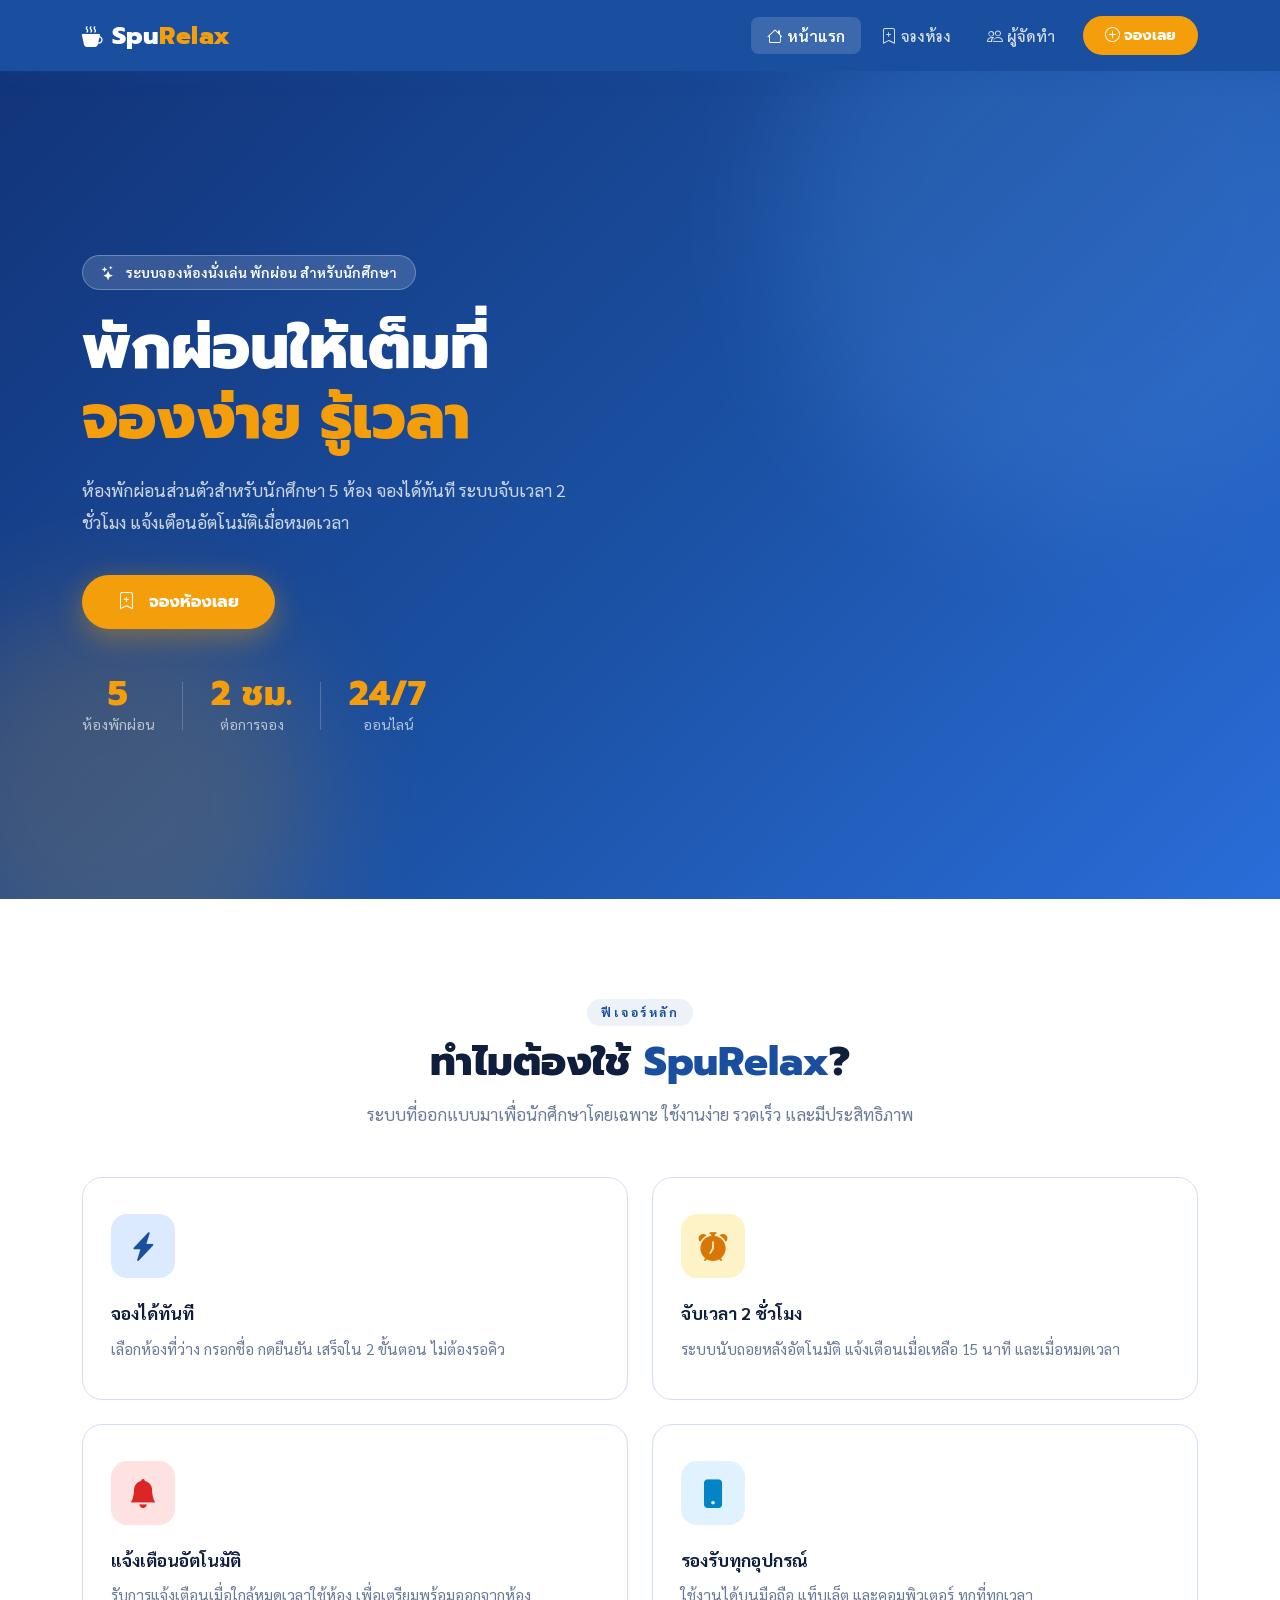
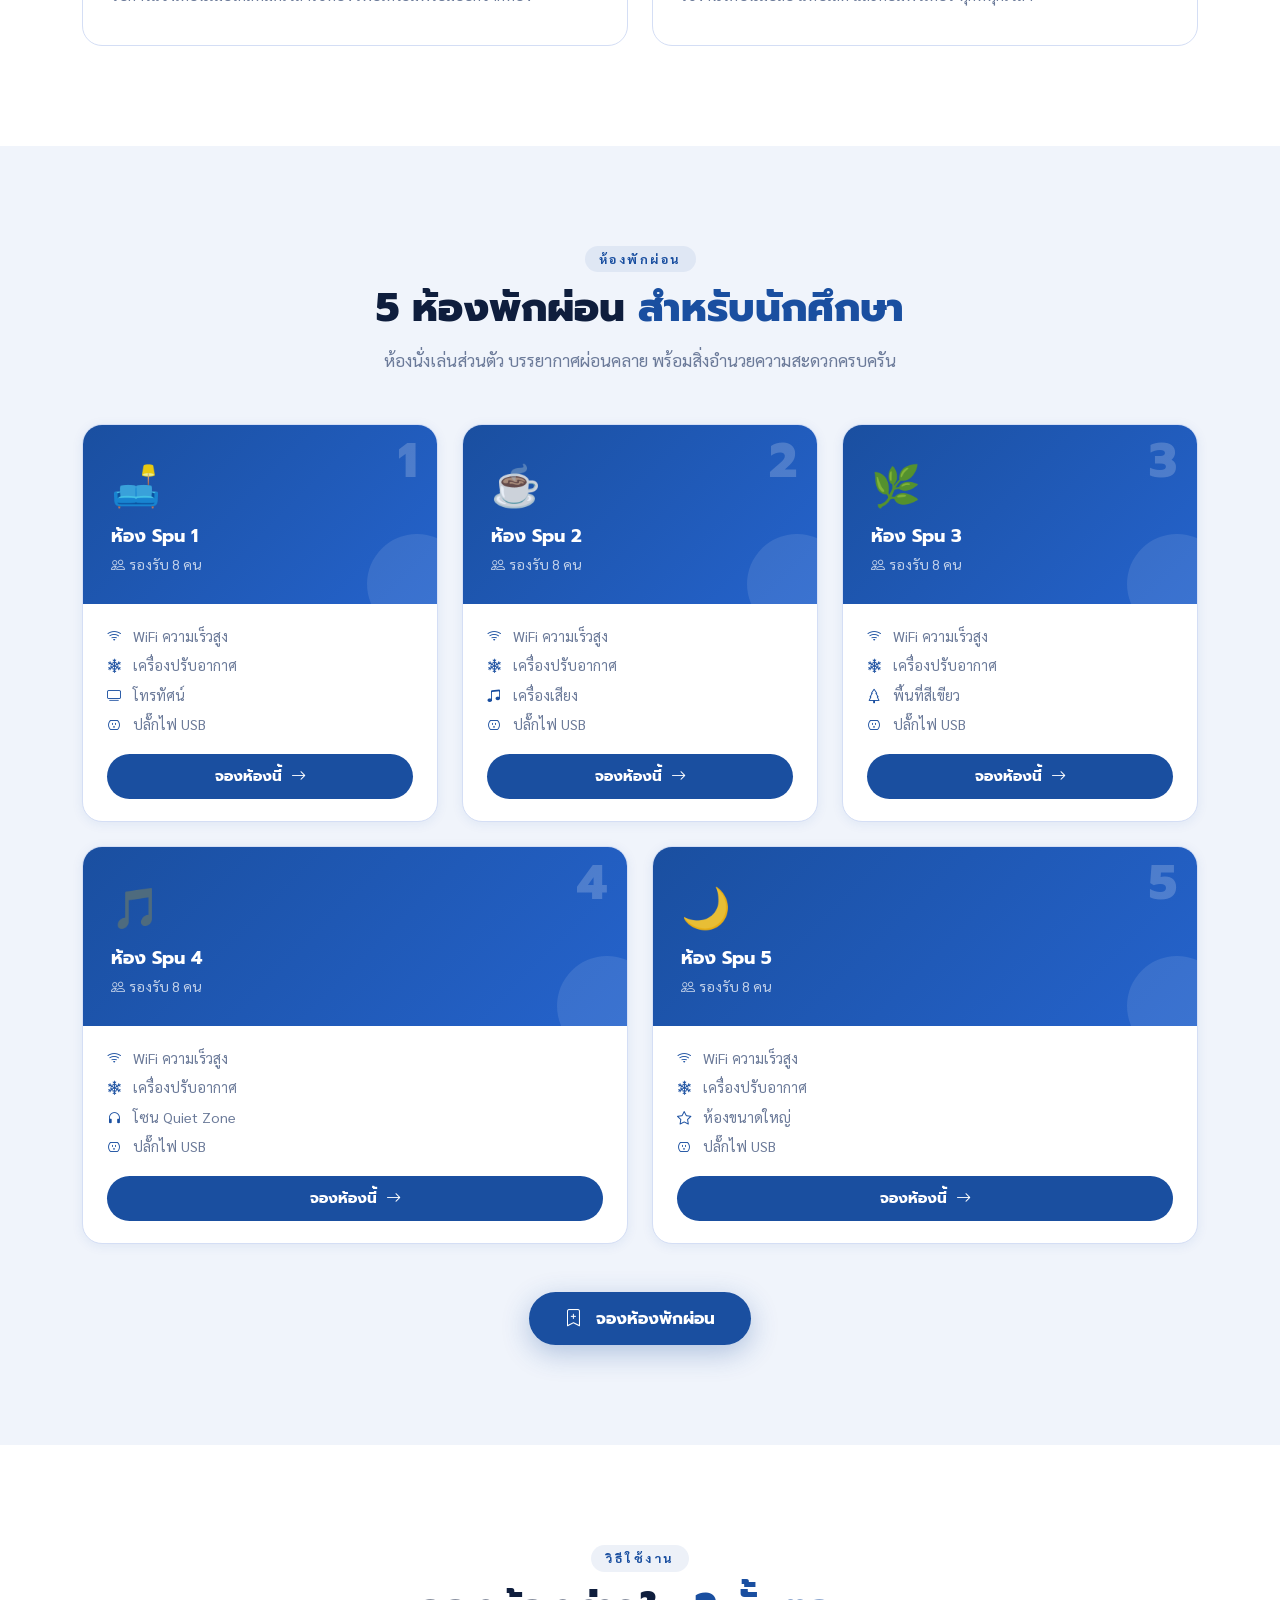
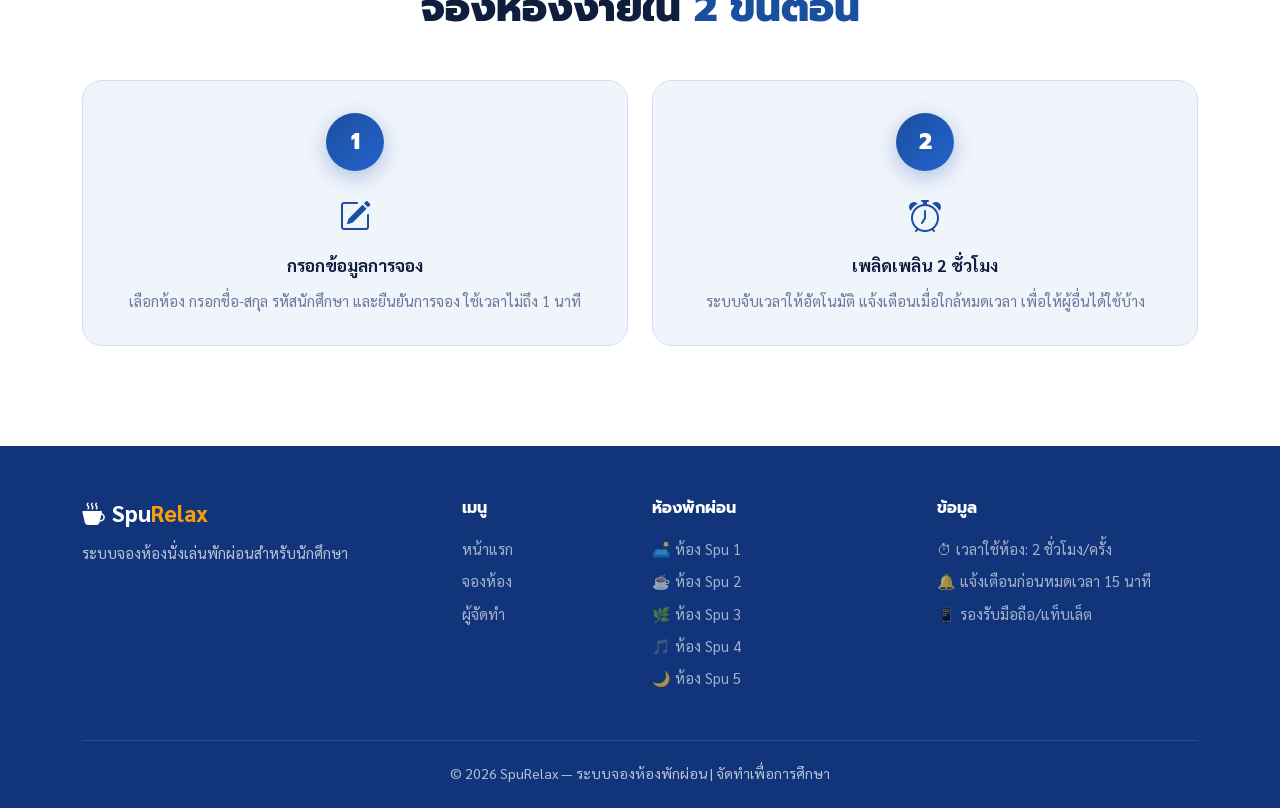
<file: index.html>
<!DOCTYPE html>
<html lang="th">
<head>
  <meta charset="UTF-8"/>
  <meta name="viewport" content="width=device-width, initial-scale=1.0"/>
  <title>SpuRelax - ระบบจองห้องพักผ่อน</title>
  <link href="https://cdn.jsdelivr.net/npm/bootstrap@5.3.3/dist/css/bootstrap.min.css" rel="stylesheet"/>
  <link href="https://fonts.googleapis.com/css2?family=Prompt:wght@300;400;500;600;700;800&family=Sarabun:wght@300;400;500;600&display=swap" rel="stylesheet"/>
  <link href="https://cdn.jsdelivr.net/npm/bootstrap-icons@1.11.3/font/bootstrap-icons.css" rel="stylesheet"/>
  <link rel="stylesheet" href="style.css"/>
</head>
<body>

<!-- NAVBAR -->
<nav class="navbar navbar-expand-lg sticky-top" id="mainNav">
  <div class="container">
    <a class="navbar-brand" href="index.html">
      <i class="bi bi-cup-hot-fill me-2"></i>Spu<span>Relax</span>
    </a>
    <button class="navbar-toggler" type="button" data-bs-toggle="collapse" data-bs-target="#navMenu">
      <span class="navbar-toggler-icon"></span>
    </button>
    <div class="collapse navbar-collapse" id="navMenu">
      <ul class="navbar-nav ms-auto align-items-center gap-1">
        <li class="nav-item"><a class="nav-link active" href="index.html"><i class="bi bi-house me-1"></i>หน้าแรก</a></li>
        <li class="nav-item"><a class="nav-link" href="booking.html"><i class="bi bi-bookmark-plus me-1"></i>จองห้อง</a></li>
        <li class="nav-item"><a class="nav-link" href="team.html"><i class="bi bi-people me-1"></i>ผู้จัดทำ</a></li>
        <li class="nav-item ms-2">
          <a class="btn btn-nav-cta" href="booking.html"><i class="bi bi-plus-circle me-1"></i>จองเลย</a>
        </li>
      </ul>
    </div>
  </div>
</nav>

<!-- HERO -->
<section class="hero-section">
  <div class="hero-blob blob1"></div>
  <div class="hero-blob blob2"></div>
  <div class="container hero-content">
    <div class="row align-items-center g-5">
      <div class="col-lg-6">
        <div class="hero-badge"><i class="bi bi-stars me-1"></i>ระบบจองห้องนั่งเล่น พักผ่อน สำหรับนักศึกษา</div>
        <h1 class="hero-title">พักผ่อนให้เต็มที่<br/><span>จองง่าย รู้เวลา</span></h1>
        <p class="hero-desc">ห้องพักผ่อนส่วนตัวสำหรับนักศึกษา 5 ห้อง จองได้ทันที ระบบจับเวลา 2 ชั่วโมง แจ้งเตือนอัตโนมัติเมื่อหมดเวลา</p>
        <div class="d-flex flex-wrap gap-3">
          <a href="booking.html" class="btn btn-primary-cta"><i class="bi bi-bookmark-plus me-2"></i>จองห้องเลย</a>
        </div>
        <div class="hero-stats mt-5">
          <div class="stat-item">
            <div class="stat-num">5</div>
            <div class="stat-lbl">ห้องพักผ่อน</div>
          </div>
          <div class="stat-divider"></div>
          <div class="stat-item">
            <div class="stat-num">2 ชม.</div>
            <div class="stat-lbl">ต่อการจอง</div>
          </div>
          <div class="stat-divider"></div>
          <div class="stat-item">
            <div class="stat-num">24/7</div>
            <div class="stat-lbl">ออนไลน์</div>
          </div>
        </div>
      </div>
</section>

<!-- FEATURES -->
<section id="features">
  <div class="container">
    <div class="text-center mb-5">
      <div class="section-label">ฟีเจอร์หลัก</div>
      <h2 class="section-title">ทำไมต้องใช้ <span>SpuRelax</span>?</h2>
      <p class="section-desc">ระบบที่ออกแบบมาเพื่อนักศึกษาโดยเฉพาะ ใช้งานง่าย รวดเร็ว และมีประสิทธิภาพ</p>
    </div>
    <div class="row g-4">
      <div class="col-md-6 col-lg-6 fade-in-up">
        <div class="feat-card">
          <div class="feat-icon blue"><i class="bi bi-lightning-charge-fill"></i></div>
          <div class="feat-title">จองได้ทันที</div>
          <div class="feat-desc">เลือกห้องที่ว่าง กรอกชื่อ กดยืนยัน เสร็จใน 2 ขั้นตอน ไม่ต้องรอคิว</div>
        </div>
      </div>
      <div class="col-md-6 col-lg-6 fade-in-up" style="transition-delay:0.1s">
        <div class="feat-card">
          <div class="feat-icon amber"><i class="bi bi-alarm-fill"></i></div>
          <div class="feat-title">จับเวลา 2 ชั่วโมง</div>
          <div class="feat-desc">ระบบนับถอยหลังอัตโนมัติ แจ้งเตือนเมื่อเหลือ 15 นาที และเมื่อหมดเวลา</div>
        </div>
      </div>
      <div class="col-md-6 col-lg-6 fade-in-up" style="transition-delay:0.3s">
        <div class="feat-card">
          <div class="feat-icon red"><i class="bi bi-bell-fill"></i></div>
          <div class="feat-title">แจ้งเตือนอัตโนมัติ</div>
          <div class="feat-desc">รับการแจ้งเตือนเมื่อใกล้หมดเวลาใช้ห้อง เพื่อเตรียมพร้อมออกจากห้อง</div>
        </div>
      </div>
      <div class="col-md-6 col-lg-6 fade-in-up" style="transition-delay:0.5s">
        <div class="feat-card">
          <div class="feat-icon sky"><i class="bi bi-phone-fill"></i></div>
          <div class="feat-title">รองรับทุกอุปกรณ์</div>
          <div class="feat-desc">ใช้งานได้บนมือถือ แท็บเล็ต และคอมพิวเตอร์ ทุกที่ทุกเวลา</div>
        </div>
      </div>
    </div>
  </div>
</section>

<!-- ROOMS PREVIEW -->
<section id="rooms-preview">
  <div class="container">
    <div class="text-center mb-5">
      <div class="section-label">ห้องพักผ่อน</div>
      <h2 class="section-title">5 ห้องพักผ่อน<span> สำหรับนักศึกษา</span></h2>
      <p class="section-desc">ห้องนั่งเล่นส่วนตัว บรรยากาศผ่อนคลาย พร้อมสิ่งอำนวยความสะดวกครบครัน</p>
    </div>
    <div class="row g-4">
      <!-- Room 1 -->
      <div class="col-md-6 col-lg-4 fade-in-up">
        <div class="room-card">
          <div class="room-card-top">
            <div class="room-num">1</div>
            <div class="room-icon-big">🛋️</div>
            <div class="room-name">ห้อง Spu 1</div>
            <div class="room-cap"><i class="bi bi-people me-1"></i>รองรับ 8 คน</div>
          </div>
          <div class="room-card-body">
            <div class="room-amenity"><i class="bi bi-wifi"></i>WiFi ความเร็วสูง</div>
            <div class="room-amenity"><i class="bi bi-snow2"></i>เครื่องปรับอากาศ</div>
            <div class="room-amenity"><i class="bi bi-tv"></i>โทรทัศน์</div>
            <div class="room-amenity"><i class="bi bi-outlet"></i>ปลั๊กไฟ USB</div>
            <a href="booking.html" class="btn-book-room">จองห้องนี้ <i class="bi bi-arrow-right ms-1"></i></a>
          </div>
        </div>
      </div>
      <!-- Room 2 -->
      <div class="col-md-6 col-lg-4 fade-in-up" style="transition-delay:0.1s">
        <div class="room-card">
          <div class="room-card-top">
            <div class="room-num">2</div>
            <div class="room-icon-big">☕</div>
            <div class="room-name">ห้อง Spu 2</div>
            <div class="room-cap"><i class="bi bi-people me-1"></i>รองรับ 8 คน</div>
          </div>
          <div class="room-card-body">
            <div class="room-amenity"><i class="bi bi-wifi"></i>WiFi ความเร็วสูง</div>
            <div class="room-amenity"><i class="bi bi-snow2"></i>เครื่องปรับอากาศ</div>
            <div class="room-amenity"><i class="bi bi-music-note-beamed"></i>เครื่องเสียง</div>
            <div class="room-amenity"><i class="bi bi-outlet"></i>ปลั๊กไฟ USB</div>
            <a href="booking.html" class="btn-book-room">จองห้องนี้ <i class="bi bi-arrow-right ms-1"></i></a>
          </div>
        </div>
      </div>
      <!-- Room 3 -->
      <div class="col-md-6 col-lg-4 fade-in-up" style="transition-delay:0.2s">
        <div class="room-card">
          <div class="room-card-top">
            <div class="room-num">3</div>
            <div class="room-icon-big">🌿</div>
            <div class="room-name">ห้อง Spu 3</div>
            <div class="room-cap"><i class="bi bi-people me-1"></i>รองรับ 8 คน</div>
          </div>
          <div class="room-card-body">
            <div class="room-amenity"><i class="bi bi-wifi"></i>WiFi ความเร็วสูง</div>
            <div class="room-amenity"><i class="bi bi-snow2"></i>เครื่องปรับอากาศ</div>
            <div class="room-amenity"><i class="bi bi-tree"></i>พื้นที่สีเขียว</div>
            <div class="room-amenity"><i class="bi bi-outlet"></i>ปลั๊กไฟ USB</div>
            <a href="booking.html" class="btn-book-room">จองห้องนี้ <i class="bi bi-arrow-right ms-1"></i></a>
          </div>
        </div>
      </div>
      <!-- Room 4 -->
      <div class="col-md-6 col-lg-6 fade-in-up" style="transition-delay:0.3s">
        <div class="room-card">
          <div class="room-card-top">
            <div class="room-num">4</div>
            <div class="room-icon-big">🎵</div>
            <div class="room-name">ห้อง Spu 4</div>
            <div class="room-cap"><i class="bi bi-people me-1"></i>รองรับ 8 คน</div>
          </div>
          <div class="room-card-body">
            <div class="room-amenity"><i class="bi bi-wifi"></i>WiFi ความเร็วสูง</div>
            <div class="room-amenity"><i class="bi bi-snow2"></i>เครื่องปรับอากาศ</div>
            <div class="room-amenity"><i class="bi bi-headphones"></i>โซน Quiet Zone</div>
            <div class="room-amenity"><i class="bi bi-outlet"></i>ปลั๊กไฟ USB</div>
            <a href="booking.html" class="btn-book-room">จองห้องนี้ <i class="bi bi-arrow-right ms-1"></i></a>
          </div>
        </div>
      </div>
      <!-- Room 5 -->
      <div class="col-md-6 col-lg-6 fade-in-up" style="transition-delay:0.4s">
        <div class="room-card">
          <div class="room-card-top">
            <div class="room-num">5</div>
            <div class="room-icon-big">🌙</div>
            <div class="room-name">ห้อง Spu 5</div>
            <div class="room-cap"><i class="bi bi-people me-1"></i>รองรับ 8 คน</div>
          </div>
          <div class="room-card-body">
            <div class="room-amenity"><i class="bi bi-wifi"></i>WiFi ความเร็วสูง</div>
            <div class="room-amenity"><i class="bi bi-snow2"></i>เครื่องปรับอากาศ</div>
            <div class="room-amenity"><i class="bi bi-star"></i>ห้องขนาดใหญ่</div>
            <div class="room-amenity"><i class="bi bi-outlet"></i>ปลั๊กไฟ USB</div>
            <a href="booking.html" class="btn-book-room">จองห้องนี้ <i class="bi bi-arrow-right ms-1"></i></a>
          </div>
        </div>
      </div>
    </div>
    <div class="text-center mt-5">
      <a href="booking.html" class="btn btn-primary-cta" style="background:var(--primary);box-shadow:0 8px 28px rgba(26,79,160,0.3);">
        <i class="bi bi-bookmark-plus me-2"></i>จองห้องพักผ่อน
      </a>
    </div>
  </div>
</section>

<!-- HOW IT WORKS -->
<section id="how">
  <div class="container">
    <div class="text-center mb-5">
      <div class="section-label">วิธีใช้งาน</div>
      <h2 class="section-title">จองห้องง่ายใน <span>2 ขั้นตอน</span></h2>
    </div>
    <div class="row g-4">
      <div class="col-md-6 fade-in-up" style="transition-delay:0.15s">
        <div class="step-card">
          <div class="step-num">1</div>
          <i class="bi bi-pencil-square" style="font-size:2rem;color:var(--primary);margin-bottom:14px;display:block;"></i>
          <div class="step-title">กรอกข้อมูลการจอง</div>
          <div class="step-desc">เลือกห้อง กรอกชื่อ-สกุล รหัสนักศึกษา และยืนยันการจอง ใช้เวลาไม่ถึง 1 นาที</div>
        </div>
      </div>
      <div class="col-md-6 fade-in-up" style="transition-delay:0.3s">
        <div class="step-card">
          <div class="step-num">2</div>
          <i class="bi bi-alarm" style="font-size:2rem;color:var(--primary);margin-bottom:14px;display:block;"></i>
          <div class="step-title">เพลิดเพลิน 2 ชั่วโมง</div>
          <div class="step-desc">ระบบจับเวลาให้อัตโนมัติ แจ้งเตือนเมื่อใกล้หมดเวลา เพื่อให้ผู้อื่นได้ใช้บ้าง</div>
        </div>
      </div>
    </div>
  </div>
</section>

<!-- FOOTER -->
<footer>
  <div class="container">
    <div class="row g-4">
      <div class="col-md-4">
        <div class="footer-brand"><i class="bi bi-cup-hot-fill me-2"></i>Spu<span>Relax</span></div>
        <div class="footer-desc">ระบบจองห้องนั่งเล่นพักผ่อนสำหรับนักศึกษา</div>
      </div>
      <div class="col-md-2">
        <div class="footer-title">เมนู</div>
        <a href="index.html" class="footer-link">หน้าแรก</a>
        <a href="booking.html" class="footer-link">จองห้อง</a>
        <a href="team.html" class="footer-link">ผู้จัดทำ</a>
      </div>
      <div class="col-md-3">
        <div class="footer-title">ห้องพักผ่อน</div>
        <a href="booking.html" class="footer-link">🛋️ ห้อง Spu 1</a>
        <a href="booking.html" class="footer-link">☕ ห้อง Spu 2</a>
        <a href="booking.html" class="footer-link">🌿 ห้อง Spu 3</a>
        <a href="booking.html" class="footer-link">🎵 ห้อง Spu 4</a>
        <a href="booking.html" class="footer-link">🌙 ห้อง Spu 5</a>
      </div>
      <div class="col-md-3">
        <div class="footer-title">ข้อมูล</div>
        <div class="footer-link">⏱ เวลาใช้ห้อง: 2 ชั่วโมง/ครั้ง</div>
        <div class="footer-link">🔔 แจ้งเตือนก่อนหมดเวลา 15 นาที</div>
        <div class="footer-link">📱 รองรับมือถือ/แท็บเล็ต</div>
      </div>
    </div>
    <div class="footer-bottom">
      © 2026 SpuRelax — ระบบจองห้องพักผ่อน | จัดทำเพื่อการศึกษา
    </div>
  </div>
</footer>

<script src="https://cdn.jsdelivr.net/npm/bootstrap@5.3.3/dist/js/bootstrap.bundle.min.js"></script>
<script>
  // Navbar scroll effect
  window.addEventListener('scroll', () => {
    document.getElementById('mainNav').classList.toggle('scrolled', window.scrollY > 40);
  });

  // Fade in on scroll
  const obs = new IntersectionObserver((entries) => {
    entries.forEach(e => { if (e.isIntersecting) e.target.classList.add('visible'); });
  }, { threshold: 0.12 });
  document.querySelectorAll('.fade-in-up').forEach(el => obs.observe(el));

  // Hero timer animation
  let heroSec = 5025;
  setInterval(() => {
    heroSec--;
    const h = Math.floor(heroSec/3600);
    const m = Math.floor((heroSec%3600)/60);
    const s = heroSec%60;
    const el = document.getElementById('heroTimer');
    if (el) el.textContent = `${h}:${String(m).padStart(2,'0')}:${String(s).padStart(2,'0')}`;
    if (heroSec <= 0) heroSec = 7200;
  }, 1000);
</script>
</body>
</html>
</file>
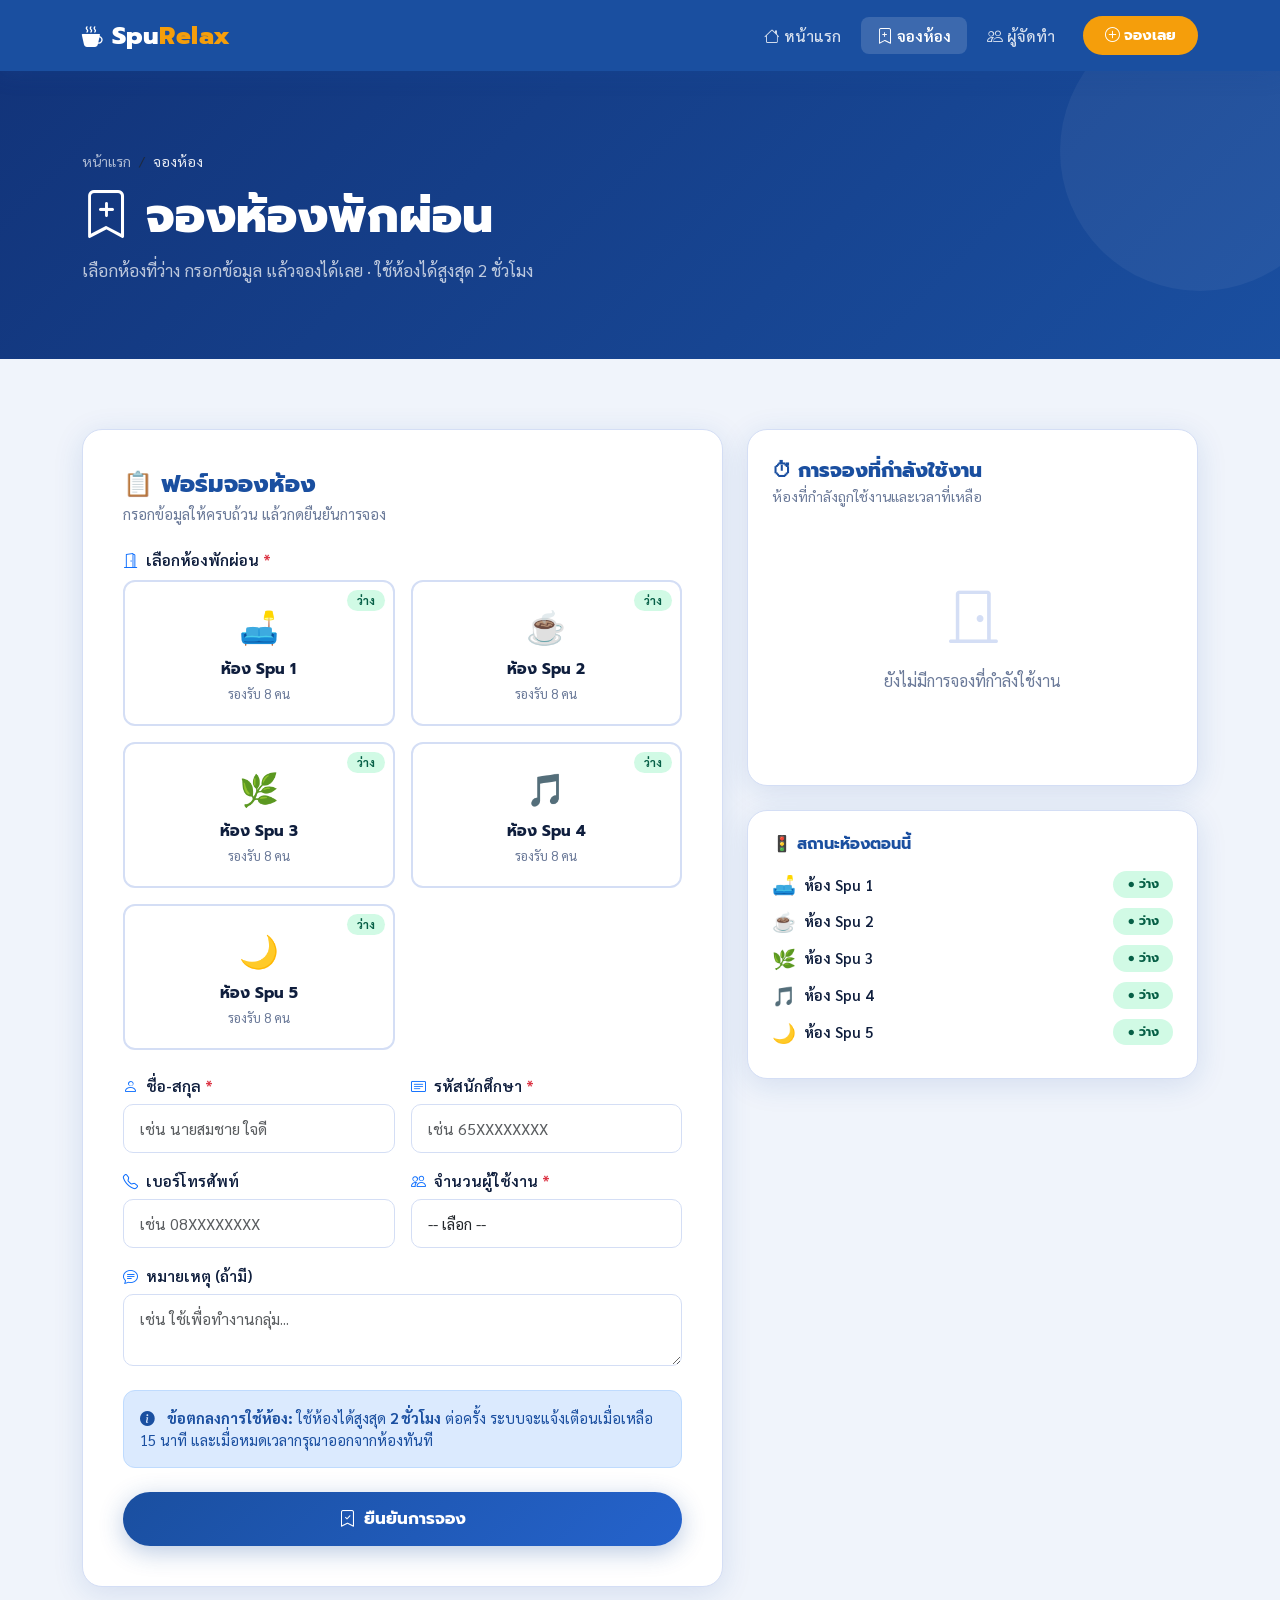
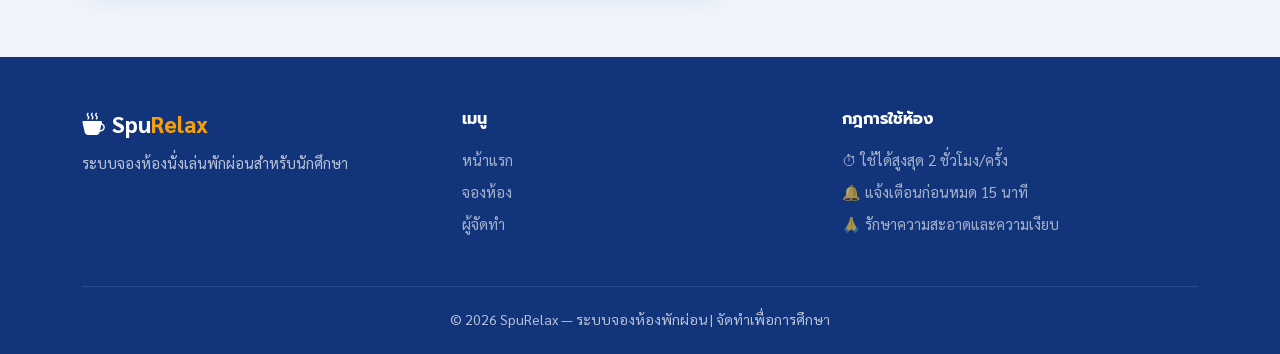
<file: booking.html>
<!DOCTYPE html>
<html lang="th">
<head>
  <meta charset="UTF-8"/>
  <meta name="viewport" content="width=device-width, initial-scale=1.0"/>
  <title>จองห้อง - SpuRelax</title>
  <link href="https://cdn.jsdelivr.net/npm/bootstrap@5.3.3/dist/css/bootstrap.min.css" rel="stylesheet"/>
  <link href="https://fonts.googleapis.com/css2?family=Prompt:wght@300;400;500;600;700;800&family=Sarabun:wght@300;400;500;600&display=swap" rel="stylesheet"/>
  <link href="https://cdn.jsdelivr.net/npm/bootstrap-icons@1.11.3/font/bootstrap-icons.css" rel="stylesheet"/>
  <link rel="stylesheet" href="style.css"/>
</head>
<body>

<!-- NAVBAR -->
<nav class="navbar navbar-expand-lg sticky-top" id="mainNav">
  <div class="container">
    <a class="navbar-brand" href="index.html"><i class="bi bi-cup-hot-fill me-2"></i>Spu<span>Relax</span></a>
    <button class="navbar-toggler" type="button" data-bs-toggle="collapse" data-bs-target="#navMenu">
      <span class="navbar-toggler-icon"></span>
    </button>
    <div class="collapse navbar-collapse" id="navMenu">
      <ul class="navbar-nav ms-auto align-items-center gap-1">
        <li class="nav-item"><a class="nav-link" href="index.html"><i class="bi bi-house me-1"></i>หน้าแรก</a></li>
        <li class="nav-item"><a class="nav-link active" href="booking.html"><i class="bi bi-bookmark-plus me-1"></i>จองห้อง</a></li>
        <li class="nav-item"><a class="nav-link" href="team.html"><i class="bi bi-people me-1"></i>ผู้จัดทำ</a></li>
        <li class="nav-item ms-2"><a class="btn btn-nav-cta" href="booking.html"><i class="bi bi-plus-circle me-1"></i>จองเลย</a></li>
      </ul>
    </div>
  </div>
</nav>

<!-- PAGE HERO -->
<section class="page-hero">
  <div class="container" style="position:relative;z-index:2;">
    <nav aria-label="breadcrumb" class="mb-3">
      <ol class="breadcrumb" style="font-size:0.88rem;">
        <li class="breadcrumb-item"><a href="index.html" style="color:rgba(255,255,255,0.65);text-decoration:none;">หน้าแรก</a></li>
        <li class="breadcrumb-item active" style="color:rgba(255,255,255,0.9);">จองห้อง</li>
      </ol>
    </nav>
    <h1 class="page-hero-title"><i class="bi bi-bookmark-plus me-3"></i>จองห้องพักผ่อน</h1>
    <p class="page-hero-sub">เลือกห้องที่ว่าง กรอกข้อมูล แล้วจองได้เลย · ใช้ห้องได้สูงสุด 2 ชั่วโมง</p>
  </div>
</section>

<div class="booking-section">
  <div class="container">
    <div class="row g-4">

      <!-- BOOKING FORM -->
      <div class="col-lg-7">
        <div class="booking-form-card">
          <h4 class="mb-1" style="font-weight:800;color:var(--primary);">📋 ฟอร์มจองห้อง</h4>
          <p class="mb-4" style="color:var(--muted);font-size:0.93rem;">กรอกข้อมูลให้ครบถ้วน แล้วกดยืนยันการจอง</p>

          <!-- Step 1: Room Select -->
          <div class="mb-4">
            <div class="form-label mb-2"><i class="bi bi-door-open me-2 text-primary"></i>เลือกห้องพักผ่อน <span class="text-danger">*</span></div>
            <div class="room-select-grid" id="roomGrid">
              <!-- injected by JS -->
            </div>
            <div id="roomSelectError" class="text-danger" style="font-size:0.85rem;display:none;margin-top:4px;"><i class="bi bi-exclamation-circle me-1"></i>กรุณาเลือกห้อง</div>
          </div>

          <!-- Step 2: Personal Info -->
          <div class="row g-3 mb-4">
            <div class="col-sm-6">
              <label class="form-label"><i class="bi bi-person me-2 text-primary"></i>ชื่อ-สกุล <span class="text-danger">*</span></label>
              <input type="text" class="form-control" id="inputName" placeholder="เช่น นายสมชาย ใจดี"/>
            </div>
            <div class="col-sm-6">
              <label class="form-label"><i class="bi bi-card-text me-2 text-primary"></i>รหัสนักศึกษา <span class="text-danger">*</span></label>
              <input type="text" class="form-control" id="inputStudentId" placeholder="เช่น 65XXXXXXXX"/>
            </div>
            <div class="col-sm-6">
              <label class="form-label"><i class="bi bi-telephone me-2 text-primary"></i>เบอร์โทรศัพท์</label>
              <input type="tel" class="form-control" id="inputPhone" placeholder="เช่น 08XXXXXXXX"/>
            </div>
            <div class="col-sm-6">
              <label class="form-label"><i class="bi bi-people me-2 text-primary"></i>จำนวนผู้ใช้งาน <span class="text-danger">*</span></label>
              <select class="form-select" id="inputCount">
                <option value="">-- เลือก --</option>
                <option value="1">1 คน</option>
                <option value="2">2 คน</option>
                <option value="3">3 คน</option>
                <option value="4">4 คน</option>
                <option value="5">5 คน</option>
                <option value="6">6 คน</option>
                <option value="7">7 คน</option>
                <option value="8">8 คน</option>
              </select>
            </div>
            <div class="col-12">
              <label class="form-label"><i class="bi bi-chat-text me-2 text-primary"></i>หมายเหตุ (ถ้ามี)</label>
              <textarea class="form-control" id="inputNote" rows="2" placeholder="เช่น ใช้เพื่อทำงานกลุ่ม..."></textarea>
            </div>
          </div>

          <!-- Info box -->
          <div class="alert" style="background:#dbeafe;border:1.5px solid #bfdbfe;border-radius:12px;color:var(--primary);font-size:0.92rem;">
            <i class="bi bi-info-circle-fill me-2"></i>
            <strong>ข้อตกลงการใช้ห้อง:</strong> ใช้ห้องได้สูงสุด <strong>2 ชั่วโมง</strong> ต่อครั้ง ระบบจะแจ้งเตือนเมื่อเหลือ 15 นาที และเมื่อหมดเวลากรุณาออกจากห้องทันที
          </div>

          <button class="btn btn-submit-book mt-2" id="btnBook">
            <i class="bi bi-bookmark-check me-2"></i>ยืนยันการจอง
          </button>
        </div>
      </div>

      <!-- ACTIVE BOOKINGS SIDEBAR -->
      <div class="col-lg-5">
        <div class="booking-form-card" style="padding:28px 24px;">
          <h5 class="mb-1" style="font-weight:800;color:var(--primary);">⏱ การจองที่กำลังใช้งาน</h5>
          <p class="mb-3" style="color:var(--muted);font-size:0.88rem;">ห้องที่กำลังถูกใช้งานและเวลาที่เหลือ</p>
          <div id="activeBookingsList">
            <div class="empty-state">
              <i class="bi bi-door-closed"></i>
              <p>ยังไม่มีการจองที่กำลังใช้งาน</p>
            </div>
          </div>
        </div>

        <!-- Quick status -->
        <div class="booking-form-card mt-4" style="padding:24px;">
          <h6 class="mb-3" style="font-weight:700;color:var(--primary);">🚦 สถานะห้องตอนนี้</h6>
          <div id="roomStatusList"><!-- injected --></div>
        </div>
      </div>
    </div>
  </div>
</div>

<!-- CONFIRM MODAL -->
<div class="modal fade" id="confirmModal" tabindex="-1">
  <div class="modal-dialog modal-dialog-centered">
    <div class="modal-content">
      <div class="modal-header-custom">
        <span class="modal-title"><i class="bi bi-bookmark-check me-2"></i>ยืนยันการจอง</span>
        <button class="btn-close-white" onclick="document.getElementById('confirmModal').querySelector('[data-bs-dismiss]').click()">✕</button>
      </div>
      <div class="modal-body-custom">
        <div class="text-center mb-4">
          <div style="font-size:3.5rem;margin-bottom:8px;" id="confirmRoomEmoji">🛋️</div>
          <div class="confirm-room-name" id="confirmRoomName">ห้อง Spu 1</div>
        </div>
        <div class="confirm-detail-row"><i class="bi bi-person-fill"></i><span><strong id="confirmName">-</strong></span></div>
        <div class="confirm-detail-row"><i class="bi bi-card-text"></i><span>รหัส <strong id="confirmId">-</strong></span></div>
        <div class="confirm-detail-row"><i class="bi bi-people-fill"></i><span><strong id="confirmCount">-</strong> คน</span></div>
        <div class="confirm-detail-row"><i class="bi bi-clock-fill"></i><span>ใช้งาน <strong>2 ชั่วโมง</strong> เริ่มทันที</span></div>
        <div class="confirm-detail-row"><i class="bi bi-bell-fill"></i><span>แจ้งเตือนเมื่อเหลือ <strong>15 นาที</strong></span></div>
        <button class="btn-confirm-ok" id="btnConfirmOk"><i class="bi bi-check-lg me-2"></i>ยืนยัน จองห้องนี้เลย!</button>
        <button class="btn btn-outline-secondary w-100 mt-2" style="border-radius:50px;" data-bs-dismiss="modal">ยกเลิก</button>
      </div>
    </div>
  </div>
</div>

<!-- EXPIRED MODAL -->
<div class="modal fade" id="expiredModal" tabindex="-1" data-bs-backdrop="static">
  <div class="modal-dialog modal-dialog-centered">
    <div class="modal-content">
      <div class="modal-header-custom" style="background:linear-gradient(135deg,#dc2626,#ef4444);">
        <span class="modal-title"><i class="bi bi-alarm-fill me-2"></i>หมดเวลาใช้ห้อง!</span>
      </div>
      <div class="modal-body-custom text-center">
        <div style="font-size:4rem;margin-bottom:12px;">⏰</div>
        <h4 style="font-weight:800;color:#dc2626;font-family:'Prompt',sans-serif;margin-bottom:8px;">หมดเวลา 2 ชั่วโมงแล้ว</h4>
        <div style="font-size:2.5rem;margin-bottom:8px;" id="expiredRoomEmoji">🛋️</div>
        <p style="color:var(--text);font-size:1.05rem;" id="expiredRoomName">ห้อง Spu 1</p>
        <p style="color:var(--muted);font-size:0.93rem;margin-bottom:24px;">กรุณาออกจากห้องและเก็บสิ่งของให้เรียบร้อย เพื่อให้ผู้อื่นได้ใช้ห้องต่อไป 🙏</p>
        <button class="btn-confirm-ok" style="background:linear-gradient(135deg,#dc2626,#ef4444);" id="btnExpiredOk">
          <i class="bi bi-box-arrow-right me-2"></i>รับทราบ ออกจากห้องแล้ว
        </button>
      </div>
    </div>
  </div>
</div>

<!-- TOAST CONTAINER -->
<div class="toast-wrap" id="toastWrap"></div>

<!-- FOOTER -->
<footer>
  <div class="container">
    <div class="row g-4">
      <div class="col-md-4">
        <div class="footer-brand"><i class="bi bi-cup-hot-fill me-2"></i>Spu<span>Relax</span></div>
        <div class="footer-desc">ระบบจองห้องนั่งเล่นพักผ่อนสำหรับนักศึกษา</div>
      </div>
      <div class="col-md-4">
        <div class="footer-title">เมนู</div>
        <a href="index.html" class="footer-link">หน้าแรก</a>
        <a href="booking.html" class="footer-link">จองห้อง</a>
        <a href="team.html" class="footer-link">ผู้จัดทำ</a>
      </div>
      <div class="col-md-4">
        <div class="footer-title">กฎการใช้ห้อง</div>
        <div class="footer-link">⏱ ใช้ได้สูงสุด 2 ชั่วโมง/ครั้ง</div>
        <div class="footer-link">🔔 แจ้งเตือนก่อนหมด 15 นาที</div>
        <div class="footer-link">🙏 รักษาความสะอาดและความเงียบ</div>
      </div>
    </div>
    <div class="footer-bottom">© 2026 SpuRelax — ระบบจองห้องพักผ่อน | จัดทำเพื่อการศึกษา</div>
  </div>
</footer>

<script src="https://cdn.jsdelivr.net/npm/bootstrap@5.3.3/dist/js/bootstrap.bundle.min.js"></script>
<script>
// ===== ROOM DATA =====
const ROOMS = [
  { id:'1', name:'ห้อง Spu 1',  emoji:'🛋️', cap:8 },
  { id:'2', name:'ห้อง Spu 2',  emoji:'☕', cap:8 },
  { id:'3', name:'ห้อง Spu 3',  emoji:'🌿', cap:8 },
  { id:'4', name:'ห้อง Spu 4',  emoji:'🎵', cap:8 },
  { id:'5', name:'ห้อง Spu 5',  emoji:'🌙', cap:8 },
];
const DURATION = 2 * 60 * 60; // 2 hours in seconds
const WARN_AT  = 15 * 60;     // warn at 15 min left

// ===== STATE =====
let bookings = JSON.parse(localStorage.getItem('roomrelax_bookings') || '[]');
let selectedRoom = null;
let expiredModalShown = {};
let notified15 = {};

// ===== RENDER =====
function saveBookings() { localStorage.setItem('roomrelax_bookings', JSON.stringify(bookings)); }

function isOccupied(roomId) {
  const now = Date.now();
  return bookings.some(b => b.roomId === roomId && now < b.endTime);
}

function renderRoomGrid() {
  const grid = document.getElementById('roomGrid');
  grid.innerHTML = ROOMS.map(r => {
    const occ = isOccupied(r.id);
    return `
    <div class="room-option ${occ ? 'occupied-opt' : ''} ${selectedRoom===r.id ? 'selected-opt' : ''}"
         onclick="${occ ? '' : `selectRoom('${r.id}')`}" data-room="${r.id}">
      <i class="bi bi-check-circle-fill check-opt"></i>
      <div class="room-opt-icon">${r.emoji}</div>
      <div class="room-opt-name">${r.name}</div>
      <div class="room-opt-cap">รองรับ ${r.cap} คน</div>
      <span class="room-opt-badge ${occ ? 'occ':'avail'}">${occ ? 'ถูกจอง':'ว่าง'}</span>
    </div>`;
  }).join('');
}

function selectRoom(id) {
  selectedRoom = id;
  renderRoomGrid();
  document.getElementById('roomSelectError').style.display = 'none';
}

function renderRoomStatus() {
  const list = document.getElementById('roomStatusList');
  if (!list) return;
  list.innerHTML = ROOMS.map(r => {
    const occ = isOccupied(r.id);
    return `
    <div class="d-flex align-items-center gap-2 mb-2">
      <span style="font-size:1.2rem;">${r.emoji}</span>
      <span style="flex:1;font-size:0.93rem;font-weight:600;">${r.name}</span>
      <span class="badge-room-status ${occ ? 'occupied':'available'}" style="position:static;font-size:0.78rem;">
        ${occ ? '● ถูกจอง' : '● ว่าง'}
      </span>
    </div>`;
  }).join('');
}

// Timer ring
function calcRingOffset(secondsLeft) {
  const pct = secondsLeft / DURATION;
  const circ = 201;
  return circ - (pct * circ);
}

function formatTime(sec) {
  const h = Math.floor(sec / 3600);
  const m = Math.floor((sec % 3600) / 60);
  const s = sec % 60;
  if (h > 0) return `${h}:${String(m).padStart(2,'0')}:${String(s).padStart(2,'0')}`;
  return `${String(m).padStart(2,'0')}:${String(s).padStart(2,'0')}`;
}

function renderActiveBookings() {
  const now = Date.now();
  const active = bookings.filter(b => now < b.endTime);
  const list = document.getElementById('activeBookingsList');
  if (!list) return;
  if (active.length === 0) {
    list.innerHTML = `<div class="empty-state"><i class="bi bi-door-closed"></i><p>ยังไม่มีการจองที่กำลังใช้งาน</p></div>`;
    return;
  }
  list.innerHTML = active.map(b => {
    const secLeft = Math.max(0, Math.floor((b.endTime - now) / 1000));
    const ringOffset = calcRingOffset(secLeft);
    const isWarning = secLeft <= WARN_AT && secLeft > 0;
    const isDanger  = secLeft <= 5 * 60;
    const ringClass = isDanger ? 'danger' : isWarning ? 'warning' : '';
    const room = ROOMS.find(r => r.id === b.roomId);
    const startStr = new Date(b.startTime).toLocaleTimeString('th-TH',{hour:'2-digit',minute:'2-digit'});
    const endStr   = new Date(b.endTime).toLocaleTimeString('th-TH',{hour:'2-digit',minute:'2-digit'});
    return `
    <div class="active-booking-card mb-3 ${isWarning ? 'expiring':''}" id="bcard-${b.id}">
      <div class="timer-ring-wrap" id="ring-${b.id}">
        <svg width="72" height="72" viewBox="0 0 72 72">
          <circle class="timer-ring-bg" cx="36" cy="36" r="32"/>
          <circle class="timer-ring-fill ${ringClass}" cx="36" cy="36" r="32"
                  stroke-dashoffset="${ringOffset}" id="ringFill-${b.id}"/>
        </svg>
        <div class="timer-text">
          <div class="t-time" id="ttime-${b.id}">${formatTime(secLeft)}</div>
          <div class="t-label">เหลือ</div>
        </div>
      </div>
      <div class="booking-info">
        <div class="booking-room-name">${room.emoji} ${room.name}</div>
        <div class="booking-user-name"><i class="bi bi-person me-1"></i>${b.name} · ${b.studentId}</div>
        <div class="booking-time-range"><i class="bi bi-clock me-1"></i>${startStr} – ${endStr}</div>
      </div>
      <button class="btn-cancel-booking" onclick="cancelBooking('${b.id}')">
        <i class="bi bi-x-circle me-1"></i>ยกเลิก
      </button>
    </div>`;
  }).join('');
}

function cancelBooking(id) {
  if (!confirm('ยืนยันการยกเลิกการจองนี้?')) return;
  bookings = bookings.filter(b => b.id !== id);
  saveBookings();
  renderRoomGrid();
  renderRoomStatus();
  renderActiveBookings();
  showToast('ยกเลิกการจองแล้ว', 'ห้องพร้อมให้จองใหม่', 'bi-x-circle-fill', 'toast-warning');
}

// ===== TICK =====
function tick() {
  const now = Date.now();
  bookings.forEach(b => {
    const secLeft = Math.max(0, Math.floor((b.endTime - now) / 1000));
    const el = document.getElementById(`ttime-${b.id}`);
    const fill = document.getElementById(`ringFill-${b.id}`);
    const card = document.getElementById(`bcard-${b.id}`);
    if (el) el.textContent = formatTime(secLeft);
    if (fill) {
      fill.style.strokeDashoffset = calcRingOffset(secLeft);
      fill.className = `timer-ring-fill ${secLeft <= 5*60 ? 'danger' : secLeft <= WARN_AT ? 'warning' : ''}`;
    }
    if (card) {
      card.classList.toggle('expiring', secLeft <= WARN_AT && secLeft > 0);
    }
    // 15-min warning
    if (secLeft <= WARN_AT && secLeft > WARN_AT - 5 && !notified15[b.id]) {
      notified15[b.id] = true;
      const room = ROOMS.find(r => r.id === b.roomId);
      showToast(`⚠️ เหลือเวลา 15 นาที!`, `${room.emoji} ${room.name} — ${b.name} กรุณาเตรียมออกจากห้อง`, 'bi-alarm-fill', 'toast-warning');
    }
    // expired
    if (secLeft === 0 && !expiredModalShown[b.id]) {
      expiredModalShown[b.id] = true;
      const room = ROOMS.find(r => r.id === b.roomId);
      document.getElementById('expiredRoomEmoji').textContent = room.emoji;
      document.getElementById('expiredRoomName').textContent = room.name;
      document.getElementById('btnExpiredOk').onclick = () => {
        bookings = bookings.filter(bk => bk.id !== b.id);
        saveBookings(); renderAll();
        bootstrap.Modal.getInstance(document.getElementById('expiredModal'))?.hide();
      };
      new bootstrap.Modal(document.getElementById('expiredModal')).show();
    }
  });
  // clean expired
  const before = bookings.length;
  bookings = bookings.filter(b => Date.now() < b.endTime || expiredModalShown[b.id]);
}

function renderAll() {
  renderRoomGrid();
  renderRoomStatus();
  renderActiveBookings();
}

// ===== BOOK FORM =====
document.getElementById('btnBook').addEventListener('click', () => {
  const name = document.getElementById('inputName').value.trim();
  const sid  = document.getElementById('inputStudentId').value.trim();
  const count = document.getElementById('inputCount').value;
  let valid = true;
  if (!selectedRoom) { document.getElementById('roomSelectError').style.display='block'; valid=false; }
  if (!name) { document.getElementById('inputName').classList.add('is-invalid'); valid=false; }
  else document.getElementById('inputName').classList.remove('is-invalid');
  if (!sid) { document.getElementById('inputStudentId').classList.add('is-invalid'); valid=false; }
  else document.getElementById('inputStudentId').classList.remove('is-invalid');
  if (!count) { document.getElementById('inputCount').classList.add('is-invalid'); valid=false; }
  else document.getElementById('inputCount').classList.remove('is-invalid');
  if (!valid) return;

  const room = ROOMS.find(r => r.id === selectedRoom);
  document.getElementById('confirmRoomEmoji').textContent = room.emoji;
  document.getElementById('confirmRoomName').textContent  = room.name;
  document.getElementById('confirmName').textContent  = name;
  document.getElementById('confirmId').textContent    = sid;
  document.getElementById('confirmCount').textContent = count;
  new bootstrap.Modal(document.getElementById('confirmModal')).show();
});

document.getElementById('btnConfirmOk').addEventListener('click', () => {
  const name  = document.getElementById('inputName').value.trim();
  const sid   = document.getElementById('inputStudentId').value.trim();
  const phone = document.getElementById('inputPhone').value.trim();
  const count = document.getElementById('inputCount').value;
  const note  = document.getElementById('inputNote').value.trim();
  const now = Date.now();
  const booking = {
    id: 'bk_' + Date.now(),
    roomId: selectedRoom,
    name, studentId: sid, phone, count, note,
    startTime: now,
    endTime: now + DURATION * 1000
  };
  bookings.push(booking);
  saveBookings();

  bootstrap.Modal.getInstance(document.getElementById('confirmModal'))?.hide();
  document.getElementById('inputName').value = '';
  document.getElementById('inputStudentId').value = '';
  document.getElementById('inputPhone').value = '';
  document.getElementById('inputCount').value = '';
  document.getElementById('inputNote').value = '';
  selectedRoom = null;
  renderAll();

  const room = ROOMS.find(r => r.id === booking.roomId);
  showToast('จองสำเร็จ! 🎉', `${room.emoji} ${room.name} — เวลา 2 ชั่วโมง เริ่มนับแล้ว`, 'bi-check-circle-fill', 'toast-success');
});

// ===== TOAST =====
function showToast(title, msg, icon, cls='') {
  const wrap = document.getElementById('toastWrap');
  const t = document.createElement('div');
  t.className = `my-toast ${cls}`;
  t.innerHTML = `
    <i class="bi ${icon} toast-icon" style="color:${cls.includes('success')?'var(--accent2)':cls.includes('warning')?'var(--accent)':cls.includes('danger')?'var(--danger)':'var(--primary)'}"></i>
    <div><div class="toast-title">${title}</div><div class="toast-msg">${msg}</div></div>`;
  wrap.appendChild(t);
  setTimeout(() => { t.style.opacity='0'; t.style.transform='translateX(40px)'; t.style.transition='all 0.4s'; setTimeout(()=>t.remove(),400); }, 5000);
}

// ===== INIT =====
window.addEventListener('scroll', () => {
  document.getElementById('mainNav').classList.toggle('scrolled', window.scrollY > 40);
});
renderAll();
setInterval(() => { tick(); renderActiveBookings(); renderRoomStatus(); renderRoomGrid(); }, 1000);
</script>
</body>
</html>
</file>
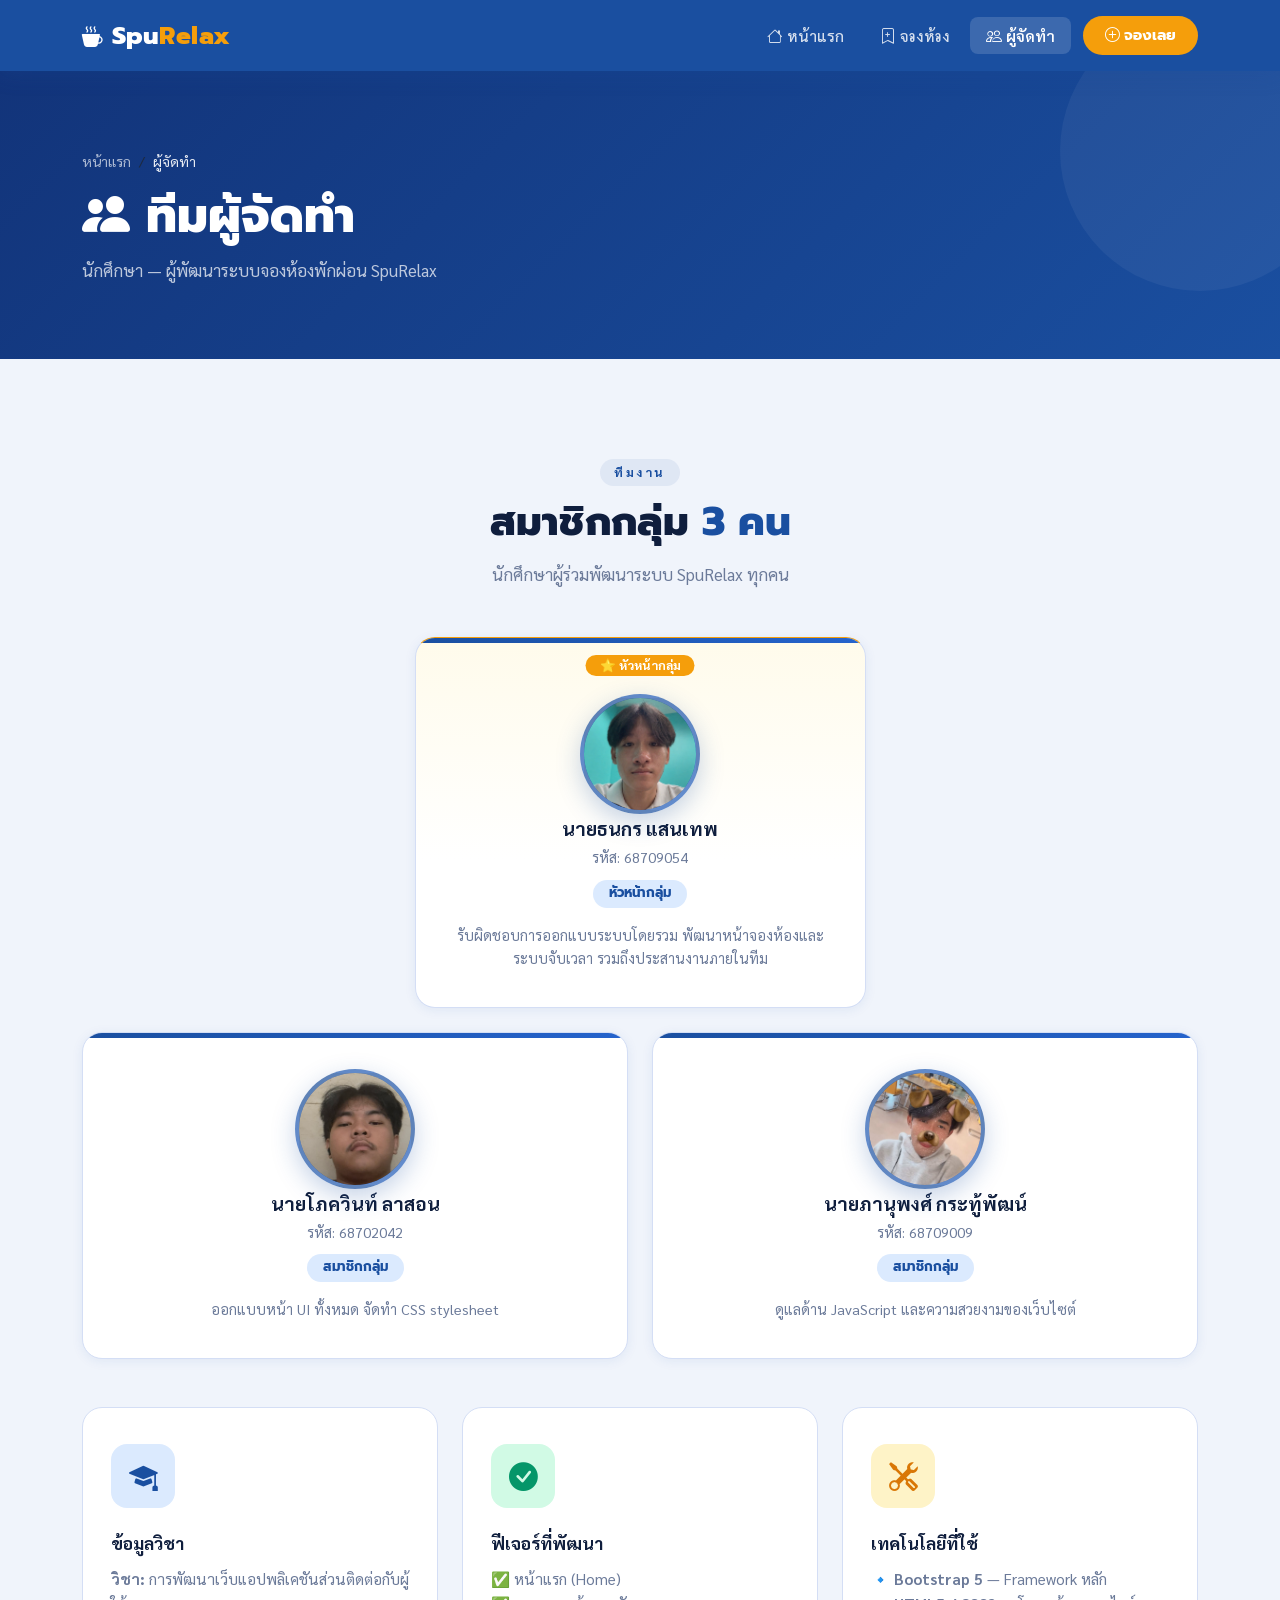
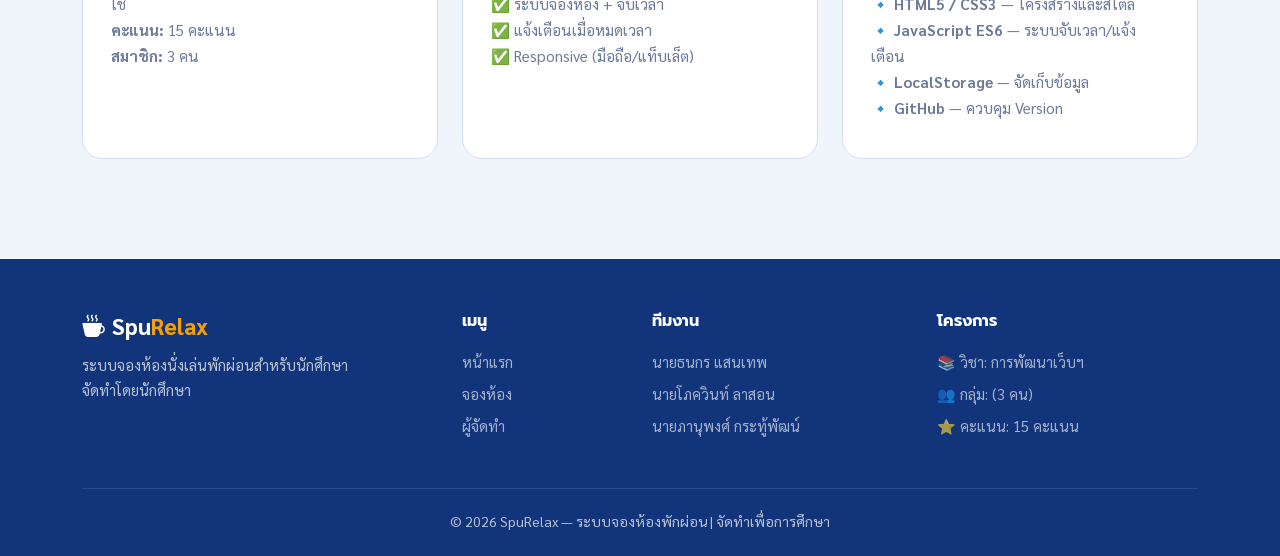
<file: team.html>
<!DOCTYPE html>
<html lang="th">

<head>
  <meta charset="UTF-8" />
  <meta name="viewport" content="width=device-width, initial-scale=1.0" />
  <title>ผู้จัดทำ - SpuRelax</title>
  <link href="https://cdn.jsdelivr.net/npm/bootstrap@5.3.3/dist/css/bootstrap.min.css" rel="stylesheet" />
  <link
    href="https://fonts.googleapis.com/css2?family=Prompt:wght@300;400;500;600;700;800&family=Sarabun:wght@300;400;500;600&display=swap"
    rel="stylesheet" />
  <link href="https://cdn.jsdelivr.net/npm/bootstrap-icons@1.11.3/font/bootstrap-icons.css" rel="stylesheet" />
  <link rel="stylesheet" href="style.css" />
</head>

<body>

  <!-- NAVBAR -->
  <nav class="navbar navbar-expand-lg sticky-top" id="mainNav">
    <div class="container">
      <a class="navbar-brand" href="index.html"><i class="bi bi-cup-hot-fill me-2"></i>Spu<span>Relax</span></a>
      <button class="navbar-toggler" type="button" data-bs-toggle="collapse" data-bs-target="#navMenu">
        <span class="navbar-toggler-icon"></span>
      </button>
      <div class="collapse navbar-collapse" id="navMenu">
        <ul class="navbar-nav ms-auto align-items-center gap-1">
          <li class="nav-item"><a class="nav-link" href="index.html"><i class="bi bi-house me-1"></i>หน้าแรก</a></li>
          <li class="nav-item"><a class="nav-link" href="booking.html"><i
                class="bi bi-bookmark-plus me-1"></i>จองห้อง</a></li>
          <li class="nav-item"><a class="nav-link active" href="team.html"><i class="bi bi-people me-1"></i>ผู้จัดทำ</a>
          </li>
          <li class="nav-item ms-2"><a class="btn btn-nav-cta" href="booking.html"><i
                class="bi bi-plus-circle me-1"></i>จองเลย</a></li>
        </ul>
      </div>
    </div>
  </nav>

  <!-- PAGE HERO -->
  <section class="page-hero">
    <div class="container" style="position:relative;z-index:2;">
      <nav aria-label="breadcrumb" class="mb-3">
        <ol class="breadcrumb" style="font-size:0.88rem;">
          <li class="breadcrumb-item"><a href="index.html"
              style="color:rgba(255,255,255,0.65);text-decoration:none;">หน้าแรก</a></li>
          <li class="breadcrumb-item active" style="color:rgba(255,255,255,0.9);">ผู้จัดทำ</li>
        </ol>
      </nav>
      <h1 class="page-hero-title"><i class="bi bi-people-fill me-3"></i>ทีมผู้จัดทำ</h1>
      <p class="page-hero-sub">นักศึกษา — ผู้พัฒนาระบบจองห้องพักผ่อน SpuRelax</p>
    </div>
  </section>

  <!-- TEAM MEMBERS -->
  <section class="team-section">
    <div class="container">
      <div class="text-center mb-5">
        <div class="section-label">ทีมงาน</div>
        <h2 class="section-title">สมาชิกกลุ่ม <span>3 คน</span></h2>
        <p class="section-desc">นักศึกษาผู้ร่วมพัฒนาระบบ SpuRelax ทุกคน</p>
      </div>

      <!-- Leader row -->
      <div class="row justify-content-center mb-4">
        <div class="col-md-6 col-lg-5">
          <div class="team-card fade-in-up"
            style="border-top-color:var(--accent);background:linear-gradient(180deg,#fffbeb 0%,#fff 60%);">
            <div style="position:absolute;top:14px;left:50%;transform:translateX(-50%);">
              <span class="badge"
                style="background:var(--accent);color:#fff;border-radius:50px;padding:4px 14px;font-size:0.78rem;font-weight:700;">⭐
                หัวหน้ากลุ่ม</span>
            </div>
            <div class="team-avatar" style="margin-top:20px;">
              <img src="imges/Pluem.jpg" alt="pluem">
            </div>
            <div class="team-name">นายธนกร แสนเทพ</div>
            <div class="team-id">รหัส: 68709054</div>
            <div class="team-role">หัวหน้ากลุ่ม</div>
            <div class="team-desc">รับผิดชอบการออกแบบระบบโดยรวม พัฒนาหน้าจองห้องและระบบจับเวลา รวมถึงประสานงานภายในทีม
            </div>
          </div>
        </div>
      </div>

      <!-- Members row -->
      <div class="row g-4">
        <!-- Member 2 -->
        <div class="col-md-6 col-lg-6 fade-in-up" style="transition-delay:0.1s">
          <div class="team-card">
            <div class="team-avatar">
              <img src="imges/boss.jpg" alt="boss">
            </div>
            <div class="team-name">นายโภควินท์ ลาสอน</div>
            <div class="team-id">รหัส: 68702042</div>
            <div class="team-role">สมาชิกกลุ่ม</div>
            <div class="team-desc">ออกแบบหน้า UI ทั้งหมด จัดทำ CSS stylesheet</div>
          </div>
        </div>

        <!-- Member 3 -->
        <div class="col-md-6 col-lg-6 fade-in-up" style="transition-delay:0.2s">
          <div class="team-card">
            <div class="team-avatar">
              <img src="imges/Aun.jpg" alt="aun">
            </div>
            <div class="team-name">นายภานุพงศ์ กระทู้พัฒน์</div>
            <div class="team-id">รหัส: 68709009</div>
            <div class="team-role">สมาชิกกลุ่ม</div>
            <div class="team-desc">ดูแลด้าน JavaScript และความสวยงามของเว็บไซต์</div>
          </div>
        </div>
      </div>

      <!-- Project info cards -->
      <div class="row g-4 mt-4">
        <div class="col-md-4 fade-in-up">
          <div class="feat-card">
            <div class="feat-icon blue"><i class="bi bi-mortarboard-fill"></i></div>
            <div class="feat-title">ข้อมูลวิชา</div>
            <div class="feat-desc">
              <strong>วิชา:</strong> การพัฒนาเว็บแอปพลิเคชันส่วนติดต่อกับผู้ใช้<br />
              <strong>คะแนน:</strong> 15 คะแนน<br />
              <strong>สมาชิก:</strong> 3 คน
            </div>
          </div>
        </div>
        <div class="col-md-4 fade-in-up" style="transition-delay:0.1s">
          <div class="feat-card">
            <div class="feat-icon green"><i class="bi bi-check-circle-fill"></i></div>
            <div class="feat-title">ฟีเจอร์ที่พัฒนา</div>
            <div class="feat-desc">
              ✅ หน้าแรก (Home)<br />
              ✅ ระบบจองห้อง + จับเวลา<br />
              ✅ แจ้งเตือนเมื่อหมดเวลา<br />
              ✅ Responsive (มือถือ/แท็บเล็ต)
            </div>
          </div>
        </div>
        <div class="col-md-4 fade-in-up" style="transition-delay:0.2s">
          <div class="feat-card">
            <div class="feat-icon amber"><i class="bi bi-tools"></i></div>
            <div class="feat-title">เทคโนโลยีที่ใช้</div>
            <div class="feat-desc">
              🔹 <strong>Bootstrap 5</strong> — Framework หลัก<br />
              🔹 <strong>HTML5 / CSS3</strong> — โครงสร้างและสไตล์<br />
              🔹 <strong>JavaScript ES6</strong> — ระบบจับเวลา/แจ้งเตือน<br />
              🔹 <strong>LocalStorage</strong> — จัดเก็บข้อมูล<br />
              🔹 <strong>GitHub</strong> — ควบคุม Version
            </div>
          </div>
        </div>
      </div>
  </section>

  <!-- FOOTER -->
  <footer>
    <div class="container">
      <div class="row g-4">
        <div class="col-md-4">
          <div class="footer-brand"><i class="bi bi-cup-hot-fill me-2"></i>Spu<span>Relax</span></div>
          <div class="footer-desc">ระบบจองห้องนั่งเล่นพักผ่อนสำหรับนักศึกษา จัดทำโดยนักศึกษา</div>
        </div>
        <div class="col-md-2">
          <div class="footer-title">เมนู</div>
          <a href="index.html" class="footer-link">หน้าแรก</a>
          <a href="booking.html" class="footer-link">จองห้อง</a>
          <a href="team.html" class="footer-link">ผู้จัดทำ</a>
        </div>
        <div class="col-md-3">
          <div class="footer-title">ทีมงาน</div>
          <div class="footer-link">นายธนกร แสนเทพ</div>
          <div class="footer-link">นายโภควินท์ ลาสอน</div>
          <div class="footer-link">นายภานุพงศ์ กระทู้พัฒน์</div>
        </div>
        <div class="col-md-3">
          <div class="footer-title">โครงการ</div>
          <div class="footer-link">📚 วิชา: การพัฒนาเว็บฯ</div>
          <div class="footer-link">👥 กลุ่ม: (3 คน)</div>
          <div class="footer-link">⭐ คะแนน: 15 คะแนน</div>
        </div>
      </div>
      <div class="footer-bottom">
        © 2026 SpuRelax — ระบบจองห้องพักผ่อน | จัดทำเพื่อการศึกษา
      </div>
    </div>
  </footer>

  <script src="https://cdn.jsdelivr.net/npm/bootstrap@5.3.3/dist/js/bootstrap.bundle.min.js"></script>
  <script>
    window.addEventListener('scroll', () => {
      document.getElementById('mainNav').classList.toggle('scrolled', window.scrollY > 40);
    });
    const obs = new IntersectionObserver(entries => {
      entries.forEach(e => { if (e.isIntersecting) e.target.classList.add('visible'); });
    }, { threshold: 0.12 });
    document.querySelectorAll('.fade-in-up').forEach(el => obs.observe(el));
  </script>
</body>

</html>
</file>
<file: style.css>
/* ===== ROOT VARIABLES ===== */
:root {
  --primary: #1a4fa0;
  --primary-dark: #12347a;
  --primary-light: #2563cc;
  --accent: #f59e0b;
  --accent2: #10b981;
  --danger: #ef4444;
  --white: #ffffff;
  --bg: #f0f4fb;
  --bg2: #e8eef8;
  --card: #ffffff;
  --text: #0f1e3d;
  --muted: #6b7a99;
  --border: #d4def5;
  --shadow-sm: 0 2px 12px rgba(26,79,160,0.08);
  --shadow: 0 6px 30px rgba(26,79,160,0.13);
  --shadow-lg: 0 12px 48px rgba(26,79,160,0.18);
  --radius: 20px;
  --radius-sm: 12px;
}

/* ===== RESET & BASE ===== */
*, *::before, *::after { box-sizing: border-box; margin: 0; padding: 0; }
html { scroll-behavior: smooth; }
body {
  font-family: 'Sarabun', sans-serif;
  background: var(--bg);
  color: var(--text);
  min-height: 100vh;
}
h1,h2,h3,h4,h5,h6,.navbar-brand,.btn-primary-cta,.btn-outline-cta,.stat-num,.step-num,.room-name {
  font-family: 'Prompt', sans-serif;
}

/* ===== NAVBAR ===== */
#mainNav {
  background: var(--primary) !important;
  box-shadow: 0 3px 20px rgba(26,79,160,0.22);
  padding: 12px 0;
  transition: all 0.3s;
}
#mainNav.scrolled {
  padding: 8px 0;
  background: var(--primary-dark) !important;
}
.navbar-brand {
  font-size: 1.55rem;
  font-weight: 800;
  color: #fff !important;
  letter-spacing: 0.5px;
}
.navbar-brand span { color: var(--accent); }
.navbar-brand i { font-size: 1.3rem; }

.nav-link {
  color: rgba(255,255,255,0.82) !important;
  font-weight: 500;
  font-size: 0.97rem;
  padding: 7px 16px !important;
  border-radius: 8px;
  transition: all 0.2s;
}
.nav-link:hover, .nav-link.active {
  color: #fff !important;
  background: rgba(255,255,255,0.15);
}
.nav-link.active { font-weight: 600; }
.navbar-toggler { border-color: rgba(255,255,255,0.35); }
.navbar-toggler-icon { filter: invert(1); }

.btn-nav-cta {
  background: var(--accent);
  color: #fff !important;
  font-weight: 700;
  border-radius: 50px;
  padding: 8px 22px !important;
  font-size: 0.93rem;
  border: none;
  transition: all 0.2s;
  font-family: 'Prompt', sans-serif;
}
.btn-nav-cta:hover { background: #d97706; transform: translateY(-1px); }

/* ===== SECTION UTILS ===== */
.section-label {
  display: inline-block;
  font-size: 0.78rem;
  font-weight: 700;
  letter-spacing: 2.5px;
  text-transform: uppercase;
  color: var(--primary);
  background: rgba(26,79,160,0.08);
  border-radius: 50px;
  padding: 4px 14px;
  margin-bottom: 12px;
}
.section-title {
  font-size: clamp(1.7rem, 3.5vw, 2.5rem);
  font-weight: 800;
  color: var(--text);
  line-height: 1.2;
  margin-bottom: 14px;
}
.section-title span { color: var(--primary); }
.section-desc {
  color: var(--muted);
  font-size: 1.05rem;
  line-height: 1.75;
  max-width: 560px;
  margin: 0 auto;
}

/* ===== HERO ===== */
.hero-section {
  background: linear-gradient(135deg, var(--primary-dark) 0%, var(--primary) 50%, #2a6dd9 100%);
  min-height: 92vh;
  display: flex;
  align-items: center;
  position: relative;
  overflow: hidden;
  padding: 90px 0 70px;
}
.hero-blob {
  position: absolute;
  border-radius: 50%;
  filter: blur(60px);
  opacity: 0.18;
  pointer-events: none;
}
.blob1 {
  width: 600px; height: 600px;
  background: #60a5fa;
  top: -150px; right: -100px;
  animation: blobFloat 8s ease-in-out infinite;
}
.blob2 {
  width: 400px; height: 400px;
  background: var(--accent);
  bottom: -100px; left: -80px;
  animation: blobFloat 10s ease-in-out infinite reverse;
}
@keyframes blobFloat {
  0%,100% { transform: translate(0,0) scale(1); }
  50% { transform: translate(20px,-20px) scale(1.05); }
}
.hero-content { position: relative; z-index: 2; }

.hero-badge {
  display: inline-flex;
  align-items: center;
  gap: 6px;
  background: rgba(255,255,255,0.15);
  border: 1px solid rgba(255,255,255,0.28);
  color: #fff;
  font-size: 0.88rem;
  font-weight: 600;
  border-radius: 50px;
  padding: 6px 18px;
  margin-bottom: 24px;
  backdrop-filter: blur(6px);
  animation: fadeSlideUp 0.6s ease forwards;
}
.hero-title {
  font-size: clamp(2.2rem, 5.5vw, 3.8rem);
  font-weight: 800;
  color: #fff;
  line-height: 1.15;
  margin-bottom: 20px;
  animation: fadeSlideUp 0.7s ease forwards;
}
.hero-title span {
  color: var(--accent);
  position: relative;
}
.hero-desc {
  color: rgba(255,255,255,0.78);
  font-size: 1.1rem;
  line-height: 1.8;
  margin-bottom: 38px;
  max-width: 490px;
  animation: fadeSlideUp 0.8s ease forwards;
}

.btn-primary-cta {
  background: var(--accent);
  color: #fff;
  border: none;
  border-radius: 50px;
  padding: 14px 36px;
  font-size: 1.05rem;
  font-weight: 700;
  box-shadow: 0 8px 28px rgba(245,158,11,0.4);
  transition: all 0.25s;
  text-decoration: none;
  display: inline-flex; align-items: center; gap: 6px;
}
.btn-primary-cta:hover { background: #d97706; transform: translateY(-3px); box-shadow: 0 14px 36px rgba(245,158,11,0.5); color:#fff; }

.btn-outline-cta {
  border: 2px solid rgba(255,255,255,0.5);
  color: #fff;
  background: transparent;
  border-radius: 50px;
  padding: 13px 32px;
  font-size: 1.05rem;
  font-weight: 600;
  transition: all 0.25s;
  text-decoration: none;
  display: inline-flex; align-items: center; gap: 6px;
}
.btn-outline-cta:hover { background: rgba(255,255,255,0.15); border-color: #fff; color:#fff; }

.hero-stats {
  display: flex;
  align-items: center;
  gap: 0;
  animation: fadeSlideUp 1s ease forwards;
}
.stat-item { text-align: center; padding: 0 28px; }
.stat-item:first-child { padding-left: 0; }
.stat-num {
  font-size: 2.1rem;
  font-weight: 800;
  color: var(--accent);
  line-height: 1;
}
.stat-lbl { color: rgba(255,255,255,0.65); font-size: 0.88rem; margin-top: 4px; }
.stat-divider { width: 1px; height: 48px; background: rgba(255,255,255,0.2); flex-shrink: 0; }

/* Hero illustration */
.hero-illus { position: relative; z-index: 2; }
.illus-main {
  background: rgba(255,255,255,0.12);
  border: 1.5px solid rgba(255,255,255,0.22);
  border-radius: var(--radius);
  padding: 28px;
  backdrop-filter: blur(16px);
  animation: fadeSlideUp 0.9s ease forwards;
}
.illus-room-grid {
  display: grid;
  grid-template-columns: 1fr 1fr;
  gap: 12px;
  margin-bottom: 16px;
}
.illus-room {
  background: rgba(255,255,255,0.15);
  border: 1px solid rgba(255,255,255,0.2);
  border-radius: 12px;
  padding: 14px;
  cursor: pointer;
  transition: all 0.2s;
}
.illus-room.available { border-color: rgba(16,185,129,0.6); }
.illus-room.occupied { border-color: rgba(239,68,68,0.5); }
.illus-room-name { color: #fff; font-weight: 600; font-size: 0.9rem; margin-bottom: 4px; font-family: 'Prompt', sans-serif; }
.illus-room-status { font-size: 0.78rem; }
.illus-room.available .illus-room-status { color: #6ee7b7; }
.illus-room.occupied .illus-room-status { color: #fca5a5; }
.illus-timer {
  background: rgba(26,79,160,0.5);
  border-radius: 10px;
  padding: 12px 16px;
  display: flex; align-items: center; justify-content: space-between;
  border: 1px solid rgba(255,255,255,0.15);
}
.illus-timer-label { color: rgba(255,255,255,0.7); font-size: 0.83rem; }
.illus-timer-val { color: var(--accent); font-size: 1.3rem; font-weight: 700; font-family: 'Prompt', sans-serif; }

.floating-badge {
  position: absolute;
  background: #fff;
  border-radius: 50px;
  padding: 10px 18px;
  box-shadow: var(--shadow-lg);
  display: flex; align-items: center; gap: 8px;
  font-size: 0.88rem;
  font-weight: 600;
  color: var(--text);
  white-space: nowrap;
}
.floating-badge.badge-top { top: -20px; right: -20px; animation: floatBadge 3s ease-in-out infinite; }
.floating-badge.badge-bot { bottom: -18px; left: -18px; animation: floatBadge 3.5s ease-in-out infinite reverse; }
@keyframes floatBadge { 0%,100%{transform:translateY(0)} 50%{transform:translateY(-8px)} }

/* ===== FEATURES ===== */
#features { padding: 100px 0; background: var(--white); }
.feat-card {
  background: var(--white);
  border: 1.5px solid var(--border);
  border-radius: var(--radius);
  padding: 36px 28px;
  height: 100%;
  transition: all 0.28s;
  position: relative;
  overflow: hidden;
}
.feat-card::before {
  content: '';
  position: absolute;
  top: 0; left: 0; right: 0;
  height: 4px;
  background: linear-gradient(90deg, var(--primary), var(--primary-light));
  opacity: 0;
  transition: opacity 0.28s;
}
.feat-card:hover { transform: translateY(-8px); box-shadow: var(--shadow-lg); border-color: transparent; }
.feat-card:hover::before { opacity: 1; }
.feat-icon {
  width: 64px; height: 64px;
  border-radius: 16px;
  display: flex; align-items: center; justify-content: center;
  font-size: 1.8rem;
  margin-bottom: 22px;
}
.feat-icon.blue { background: #dbeafe; color: var(--primary); }
.feat-icon.amber { background: #fef3c7; color: #d97706; }
.feat-icon.green { background: #d1fae5; color: #059669; }
.feat-icon.red { background: #fee2e2; color: #dc2626; }
.feat-icon.indigo { background: #e0e7ff; color: #4338ca; }
.feat-icon.sky { background: #e0f2fe; color: #0284c7; }
.feat-title { font-size: 1.1rem; font-weight: 700; color: var(--text); margin-bottom: 10px; }
.feat-desc { color: var(--muted); font-size: 0.95rem; line-height: 1.7; }

/* ===== ROOMS PREVIEW ===== */
#rooms-preview { padding: 100px 0; background: var(--bg); }
.room-card {
  background: var(--white);
  border-radius: var(--radius);
  overflow: hidden;
  border: 1.5px solid var(--border);
  box-shadow: var(--shadow-sm);
  transition: all 0.28s;
  height: 100%;
}
.room-card:hover { transform: translateY(-6px); box-shadow: var(--shadow-lg); border-color: var(--primary); }
.room-card-top {
  background: linear-gradient(135deg, var(--primary) 0%, var(--primary-light) 100%);
  padding: 28px;
  position: relative;
  overflow: hidden;
}
.room-card-top::after {
  content: '';
  position: absolute;
  bottom: -30px; right: -30px;
  width: 100px; height: 100px;
  border-radius: 50%;
  background: rgba(255,255,255,0.1);
}
.room-num {
  font-size: 3rem;
  font-weight: 800;
  color: rgba(255,255,255,0.2);
  position: absolute;
  top: 12px; right: 20px;
  font-family: 'Prompt', sans-serif;
  line-height: 1;
}
.room-icon-big { font-size: 2.5rem; color: rgba(255,255,255,0.9); margin-bottom: 10px; }
.room-name { font-size: 1.15rem; font-weight: 700; color: #fff; margin-bottom: 4px; }
.room-cap { color: rgba(255,255,255,0.72); font-size: 0.88rem; }
.badge-room-status {
  position: absolute;
  top: 16px; right: 16px;
  border-radius: 50px;
  padding: 4px 14px;
  font-size: 0.8rem;
  font-weight: 700;
  font-family: 'Prompt', sans-serif;
}
.badge-room-status.available { background: #d1fae5; color: #065f46; }
.badge-room-status.occupied { background: #fee2e2; color: #991b1b; }
.room-card-body { padding: 22px 24px; }
.room-amenity {
  display: flex; align-items: center; gap: 8px;
  font-size: 0.9rem; color: var(--muted);
  margin-bottom: 8px;
}
.room-amenity i { color: var(--primary); width: 18px; }
.btn-book-room {
  display: block;
  background: var(--primary);
  color: #fff;
  text-align: center;
  border-radius: 50px;
  padding: 11px;
  font-weight: 700;
  font-size: 0.95rem;
  text-decoration: none;
  margin-top: 18px;
  transition: all 0.2s;
  font-family: 'Prompt', sans-serif;
}
.btn-book-room:hover { background: var(--accent); color: #fff; transform: translateY(-2px); }
.btn-book-room.occupied { background: #e5e7eb; color: #9ca3af; cursor: not-allowed; }

/* ===== HOW IT WORKS ===== */
#how { padding: 100px 0; background: var(--white); }
.step-card {
  background: var(--bg);
  border: 1.5px solid var(--border);
  border-radius: var(--radius);
  padding: 32px 24px;
  text-align: center;
  transition: all 0.25s;
  position: relative;
  height: 100%;
}
.step-card:hover { background: #fff; box-shadow: var(--shadow-lg); transform: translateY(-6px); border-color: var(--primary); }
.step-num {
  width: 58px; height: 58px;
  border-radius: 50%;
  background: linear-gradient(135deg, var(--primary), var(--primary-light));
  color: #fff;
  font-size: 1.4rem;
  font-weight: 800;
  display: flex; align-items: center; justify-content: center;
  margin: 0 auto 20px;
  box-shadow: 0 6px 20px rgba(26,79,160,0.3);
  transition: all 0.25s;
}
.step-card:hover .step-num { background: linear-gradient(135deg, var(--accent), #d97706); box-shadow: 0 6px 20px rgba(245,158,11,0.35); }
.step-title { font-size: 1.08rem; font-weight: 700; color: var(--text); margin-bottom: 10px; }
.step-desc { color: var(--muted); font-size: 0.93rem; line-height: 1.65; }
.step-connector {
  position: absolute;
  top: 50px;
  right: -30px;
  color: var(--border);
  font-size: 1.5rem;
  z-index: 1;
}

/* ===== FOOTER ===== */
footer {
  background: var(--primary-dark);
  color: rgba(255,255,255,0.7);
  padding: 50px 0 24px;
}
.footer-brand { font-size: 1.4rem; font-weight: 800; color: #fff; margin-bottom: 10px; }
.footer-brand span { color: var(--accent); }
.footer-desc { font-size: 0.93rem; line-height: 1.7; max-width: 280px; }
.footer-title { color: #fff; font-weight: 700; margin-bottom: 18px; font-size: 1rem; font-family: 'Prompt', sans-serif; }
.footer-link {
  display: block;
  color: rgba(255,255,255,0.62);
  text-decoration: none;
  font-size: 0.93rem;
  margin-bottom: 10px;
  transition: color 0.2s;
}
.footer-link:hover { color: var(--accent); }
.footer-bottom {
  border-top: 1px solid rgba(255,255,255,0.1);
  margin-top: 40px;
  padding-top: 22px;
  text-align: center;
  font-size: 0.88rem;
}

/* ===== ANIMATIONS ===== */
@keyframes fadeSlideUp {
  from { opacity: 0; transform: translateY(28px); }
  to { opacity: 1; transform: translateY(0); }
}
.fade-in-up {
  opacity: 0;
  transform: translateY(28px);
  transition: opacity 0.6s ease, transform 0.6s ease;
}
.fade-in-up.visible { opacity: 1; transform: translateY(0); }

/* ===== BOOKING PAGE ===== */
.page-hero {
  background: linear-gradient(135deg, var(--primary-dark) 0%, var(--primary) 100%);
  padding: 80px 0 60px;
  position: relative;
  overflow: hidden;
}
.page-hero::after {
  content: '';
  position: absolute;
  top: -60px; right: -60px;
  width: 280px; height: 280px;
  border-radius: 50%;
  background: rgba(255,255,255,0.05);
}
.page-hero-title { font-size: clamp(1.9rem, 4vw, 3rem); font-weight: 800; color: #fff; margin-bottom: 12px; }
.page-hero-sub { color: rgba(255,255,255,0.72); font-size: 1.05rem; }

.booking-section { padding: 70px 0; background: var(--bg); min-height: 70vh; }

/* Room select grid */
.room-select-grid { display: grid; grid-template-columns: repeat(auto-fill, minmax(200px, 1fr)); gap: 16px; margin-bottom: 10px; }
.room-option {
  border: 2px solid var(--border);
  border-radius: var(--radius-sm);
  padding: 20px;
  cursor: pointer;
  transition: all 0.22s;
  background: var(--white);
  text-align: center;
  position: relative;
  user-select: none;
}
.room-option:hover:not(.occupied-opt) { border-color: var(--primary); background: #eff6ff; }
.room-option.selected-opt { border-color: var(--primary); background: #dbeafe; box-shadow: 0 0 0 3px rgba(26,79,160,0.12); }
.room-option.occupied-opt { opacity: 0.5; cursor: not-allowed; background: #f9fafb; }
.room-option .room-opt-icon { font-size: 2rem; margin-bottom: 8px; }
.room-option .room-opt-name { font-weight: 700; font-size: 0.97rem; color: var(--text); font-family: 'Prompt', sans-serif; }
.room-option .room-opt-cap { font-size: 0.82rem; color: var(--muted); margin-top: 3px; }
.room-option .room-opt-badge {
  position: absolute; top: 8px; right: 8px;
  font-size: 0.72rem; font-weight: 700;
  border-radius: 50px; padding: 2px 10px;
}
.room-opt-badge.avail { background: #d1fae5; color: #065f46; }
.room-opt-badge.occ { background: #fee2e2; color: #991b1b; }
.check-opt { position: absolute; top: 8px; left: 8px; color: var(--primary); font-size: 1.1rem; display: none; }
.room-option.selected-opt .check-opt { display: block; }

/* Booking form */
.booking-form-card {
  background: var(--white);
  border-radius: var(--radius);
  border: 1.5px solid var(--border);
  box-shadow: var(--shadow);
  padding: 40px;
}
@media(max-width:576px){ .booking-form-card { padding: 24px 18px; } }
.form-label { font-weight: 600; color: var(--text); margin-bottom: 6px; font-size: 0.95rem; }
.form-control, .form-select {
  border: 1.5px solid var(--border);
  border-radius: 10px;
  padding: 12px 16px;
  font-family: 'Sarabun', sans-serif;
  font-size: 0.97rem;
  transition: border-color 0.2s, box-shadow 0.2s;
  background: var(--white);
}
.form-control:focus, .form-select:focus {
  border-color: var(--primary);
  box-shadow: 0 0 0 3px rgba(26,79,160,0.1);
  outline: none;
}
.btn-submit-book {
  background: linear-gradient(135deg, var(--primary), var(--primary-light));
  color: #fff;
  border: none;
  border-radius: 50px;
  padding: 14px 48px;
  font-size: 1.05rem;
  font-weight: 700;
  font-family: 'Prompt', sans-serif;
  transition: all 0.25s;
  box-shadow: 0 6px 24px rgba(26,79,160,0.3);
  width: 100%;
}
.btn-submit-book:hover { transform: translateY(-2px); box-shadow: 0 10px 32px rgba(26,79,160,0.4); color:#fff; }

/* Active bookings */
.active-booking-card {
  background: var(--white);
  border: 1.5px solid var(--border);
  border-radius: var(--radius-sm);
  padding: 20px 24px;
  display: flex; align-items: center; gap: 18px; flex-wrap: wrap;
  transition: box-shadow 0.2s;
}
.active-booking-card:hover { box-shadow: var(--shadow); }
.active-booking-card.expiring { border-color: var(--accent); background: #fffbeb; animation: pulseExpiring 1.5s infinite; }
@keyframes pulseExpiring { 0%,100%{ box-shadow: 0 0 0 0 rgba(245,158,11,0); } 50%{ box-shadow: 0 0 0 6px rgba(245,158,11,0.15); } }

/* Timer ring */
.timer-ring-wrap { position: relative; width: 72px; height: 72px; flex-shrink: 0; }
.timer-ring-wrap svg { transform: rotate(-90deg); }
.timer-ring-bg { fill: none; stroke: var(--bg2); stroke-width: 5; }
.timer-ring-fill { fill: none; stroke: var(--primary); stroke-width: 5; stroke-linecap: round; stroke-dasharray: 201; transition: stroke-dashoffset 1s linear, stroke 0.5s; }
.timer-ring-fill.warning { stroke: var(--accent); }
.timer-ring-fill.danger { stroke: var(--danger); }
.timer-text {
  position: absolute; inset: 0;
  display: flex; flex-direction: column; align-items: center; justify-content: center;
  font-family: 'Prompt', sans-serif;
}
.timer-text .t-time { font-size: 0.85rem; font-weight: 700; color: var(--text); line-height: 1; }
.timer-text .t-label { font-size: 0.6rem; color: var(--muted); }

.booking-info { flex: 1; min-width: 140px; }
.booking-room-name { font-weight: 700; font-size: 1.05rem; color: var(--text); font-family: 'Prompt', sans-serif; }
.booking-user-name { color: var(--muted); font-size: 0.88rem; margin-top: 2px; }
.booking-time-range { color: var(--primary); font-size: 0.88rem; font-weight: 600; margin-top: 4px; }
.btn-cancel-booking {
  background: transparent;
  border: 1.5px solid var(--danger);
  color: var(--danger);
  border-radius: 50px;
  padding: 7px 20px;
  font-size: 0.88rem;
  font-weight: 600;
  cursor: pointer;
  transition: all 0.2s;
  font-family: 'Prompt', sans-serif;
}
.btn-cancel-booking:hover { background: var(--danger); color: #fff; }

/* ===== SCHEDULE PAGE ===== */
.schedule-section { padding: 70px 0; background: var(--bg); }
.schedule-card {
  background: var(--white);
  border: 1.5px solid var(--border);
  border-radius: var(--radius);
  overflow: hidden;
  box-shadow: var(--shadow-sm);
}
.schedule-header {
  background: linear-gradient(135deg, var(--primary), var(--primary-light));
  padding: 24px 28px;
  display: flex; align-items: center; justify-content: space-between; flex-wrap: wrap; gap: 12px;
}
.schedule-header-title { font-size: 1.2rem; font-weight: 700; color: #fff; font-family: 'Prompt', sans-serif; }
.schedule-date-nav { display: flex; align-items: center; gap: 10px; }
.schedule-date-nav .date-label { color: #fff; font-weight: 600; font-size: 1rem; min-width: 180px; text-align: center; }
.btn-date-nav {
  background: rgba(255,255,255,0.18);
  border: 1px solid rgba(255,255,255,0.3);
  color: #fff;
  width: 36px; height: 36px;
  border-radius: 8px;
  cursor: pointer;
  transition: background 0.2s;
  display: flex; align-items: center; justify-content: center;
  font-size: 1rem;
}
.btn-date-nav:hover { background: rgba(255,255,255,0.3); }
.schedule-body { padding: 24px 28px; }
.schedule-room-row { margin-bottom: 20px; }
.schedule-room-label {
  display: flex; align-items: center; gap: 10px;
  margin-bottom: 10px;
  font-weight: 700; font-size: 0.97rem; color: var(--text);
  font-family: 'Prompt', sans-serif;
}
.schedule-room-label i { color: var(--primary); }
.timeline-bar {
  display: flex; gap: 3px;
  background: var(--bg2);
  border-radius: 8px;
  overflow: hidden;
  height: 38px;
}
.time-slot-block {
  flex: 1;
  display: flex; flex-direction: column; align-items: center; justify-content: center;
  font-size: 0.7rem;
  font-weight: 600;
  cursor: pointer;
  transition: opacity 0.2s;
  border-radius: 4px;
  position: relative;
}
.time-slot-block.free { background: #dbeafe; color: var(--primary); }
.time-slot-block.free:hover { opacity: 0.8; }
.time-slot-block.booked { background: #fecaca; color: #991b1b; cursor: default; }
.time-slot-block.past { background: #e5e7eb; color: #9ca3af; cursor: default; }
.time-label-row {
  display: flex; gap: 3px;
  margin-bottom: 4px;
}
.time-label-block {
  flex: 1;
  text-align: center;
  font-size: 0.68rem;
  color: var(--muted);
  font-weight: 500;
}
.legend-wrap { display: flex; gap: 18px; margin-top: 22px; flex-wrap: wrap; }
.legend-item { display: flex; align-items: center; gap: 7px; font-size: 0.88rem; color: var(--muted); }
.legend-dot { width: 14px; height: 14px; border-radius: 4px; }
.legend-dot.free { background: #dbeafe; }
.legend-dot.booked { background: #fecaca; }
.legend-dot.past { background: #e5e7eb; }

/* ===== TEAM PAGE ===== */
.team-section { padding: 100px 0; background: var(--bg); }
.team-card {
  background: var(--white);
  border: 1.5px solid var(--border);
  border-radius: var(--radius);
  padding: 36px 24px;
  text-align: center;
  transition: all 0.28s;
  height: 100%;
  box-shadow: var(--shadow-sm);
  position: relative;
  overflow: hidden;
}
.team-card::before {
  content: '';
  position: absolute;
  top: 0; left: 0; right: 0;
  height: 5px;
  background: linear-gradient(90deg, var(--primary), var(--primary-light));
}
.team-card:hover { transform: translateY(-8px); box-shadow: var(--shadow-lg); border-color: var(--primary); }
.team-avatar {
  width: 100px; height: 100px;
  border-radius: 50%;
  margin: 0 auto 18px;
  background: linear-gradient(135deg, var(--primary), var(--primary-light));
  display: flex; align-items: center; justify-content: center;
  font-size: 2.4rem;
  color: #fff;
  font-weight: 800;
  font-family: 'Prompt', sans-serif;
  box-shadow: 0 8px 24px rgba(26,79,160,0.25);
  position: relative;
}
.team-avatar {
  width: 120px;
  height: 120px;
  border-radius: 50%;     /* ทำให้เป็นวงกลม */
  overflow: hidden;       /* ตัดส่วนเกินออก */
  position: relative;
  margin: auto;
  border: 4px solid rgba(228, 228, 214, 0.326); /* ขอบแบบในรูป */
}
.team-avatar img {
  width: 100%;
  height: 100%;
  object-fit: cover;      /* ครอปให้เต็มวง */
  display: block;
}
.team-name { font-size: 1.2rem; font-weight: 700; color: var(--text); margin-bottom: 4px; }
.team-id { color: var(--muted); font-size: 0.9rem; margin-bottom: 10px; }
.team-role {
  display: inline-block;
  background: #dbeafe;
  color: var(--primary);
  border-radius: 50px;
  padding: 4px 16px;
  font-size: 0.83rem;
  font-weight: 700;
  font-family: 'Prompt', sans-serif;
  margin-bottom: 16px;
}
.team-desc { color: var(--muted); font-size: 0.9rem; line-height: 1.65; }
.team-socials { display: flex; justify-content: center; gap: 10px; margin-top: 16px; }
.team-social-btn {
  width: 36px; height: 36px;
  border-radius: 50%;
  background: var(--bg);
  color: var(--primary);
  display: flex; align-items: center; justify-content: center;
  border: 1.5px solid var(--border);
  font-size: 1rem;
  transition: all 0.2s;
  text-decoration: none;
}
.team-social-btn:hover { background: var(--primary); color: #fff; border-color: var(--primary); }

/* ===== MODAL ===== */
.modal-content { border-radius: var(--radius); border: none; overflow: hidden; }
.modal-header-custom {
  background: linear-gradient(135deg, var(--primary), var(--primary-light));
  padding: 22px 28px;
  display: flex; align-items: center; justify-content: space-between;
}
.modal-header-custom .modal-title { color: #fff; font-family: 'Prompt', sans-serif; font-weight: 700; font-size: 1.15rem; }
.btn-close-white { background: rgba(255,255,255,0.2); border: none; color: #fff; width: 32px; height: 32px; border-radius: 8px; cursor: pointer; font-size: 1rem; display:flex;align-items:center;justify-content:center; transition: background 0.2s; }
.btn-close-white:hover { background: rgba(255,255,255,0.35); }
.modal-body-custom { padding: 32px 28px; }
.confirm-room-name { font-size: 1.4rem; font-weight: 800; color: var(--primary); font-family: 'Prompt', sans-serif; }
.confirm-detail-row { display: flex; align-items: center; gap: 10px; color: var(--muted); font-size: 0.95rem; margin-bottom: 10px; }
.confirm-detail-row i { color: var(--primary); width: 20px; }
.confirm-detail-row strong { color: var(--text); }
.btn-confirm-ok {
  background: linear-gradient(135deg, var(--primary), var(--primary-light));
  color: #fff; border: none;
  border-radius: 50px; padding: 13px 40px;
  font-weight: 700; font-family: 'Prompt', sans-serif;
  font-size: 1rem;
  transition: all 0.2s; width: 100%;
  margin-top: 12px;
}
.btn-confirm-ok:hover { transform: translateY(-2px); box-shadow: 0 8px 24px rgba(26,79,160,0.3); color:#fff; }

/* Alert toast */
.toast-wrap { position: fixed; bottom: 30px; right: 30px; z-index: 9999; display: flex; flex-direction: column; gap: 10px; }
.my-toast {
  background: #fff;
  border-radius: 14px;
  box-shadow: var(--shadow-lg);
  padding: 16px 22px;
  display: flex; align-items: flex-start; gap: 14px;
  min-width: 300px; max-width: 380px;
  animation: toastIn 0.4s ease;
  border-left: 4px solid var(--primary);
}
.my-toast.toast-warning { border-left-color: var(--accent); }
.my-toast.toast-danger { border-left-color: var(--danger); }
.my-toast.toast-success { border-left-color: var(--accent2); }
@keyframes toastIn { from { opacity:0; transform: translateX(40px); } to { opacity:1; transform: translateX(0); } }
.toast-icon { font-size: 1.5rem; flex-shrink: 0; margin-top: 1px; }
.toast-title { font-weight: 700; font-size: 0.97rem; color: var(--text); margin-bottom: 2px; font-family: 'Prompt', sans-serif; }
.toast-msg { font-size: 0.88rem; color: var(--muted); line-height: 1.5; }

/* Empty state */
.empty-state { text-align: center; padding: 48px 24px; color: var(--muted); }
.empty-state i { font-size: 3.5rem; color: var(--border); margin-bottom: 14px; display: block; }
.empty-state p { font-size: 1rem; }

/* Responsive */
@media(max-width: 768px) {
  .hero-stats { gap: 0; }
  .stat-item { padding: 0 16px; }
  .stat-num { font-size: 1.6rem; }
  .room-select-grid { grid-template-columns: 1fr 1fr; }
  .schedule-body { padding: 16px; }
}
@media(max-width: 480px) {
  .room-select-grid { grid-template-columns: 1fr; }
  .hero-stats { flex-direction: column; gap: 12px; }
  .stat-divider { width: 60px; height: 1px; }
}
</file>
